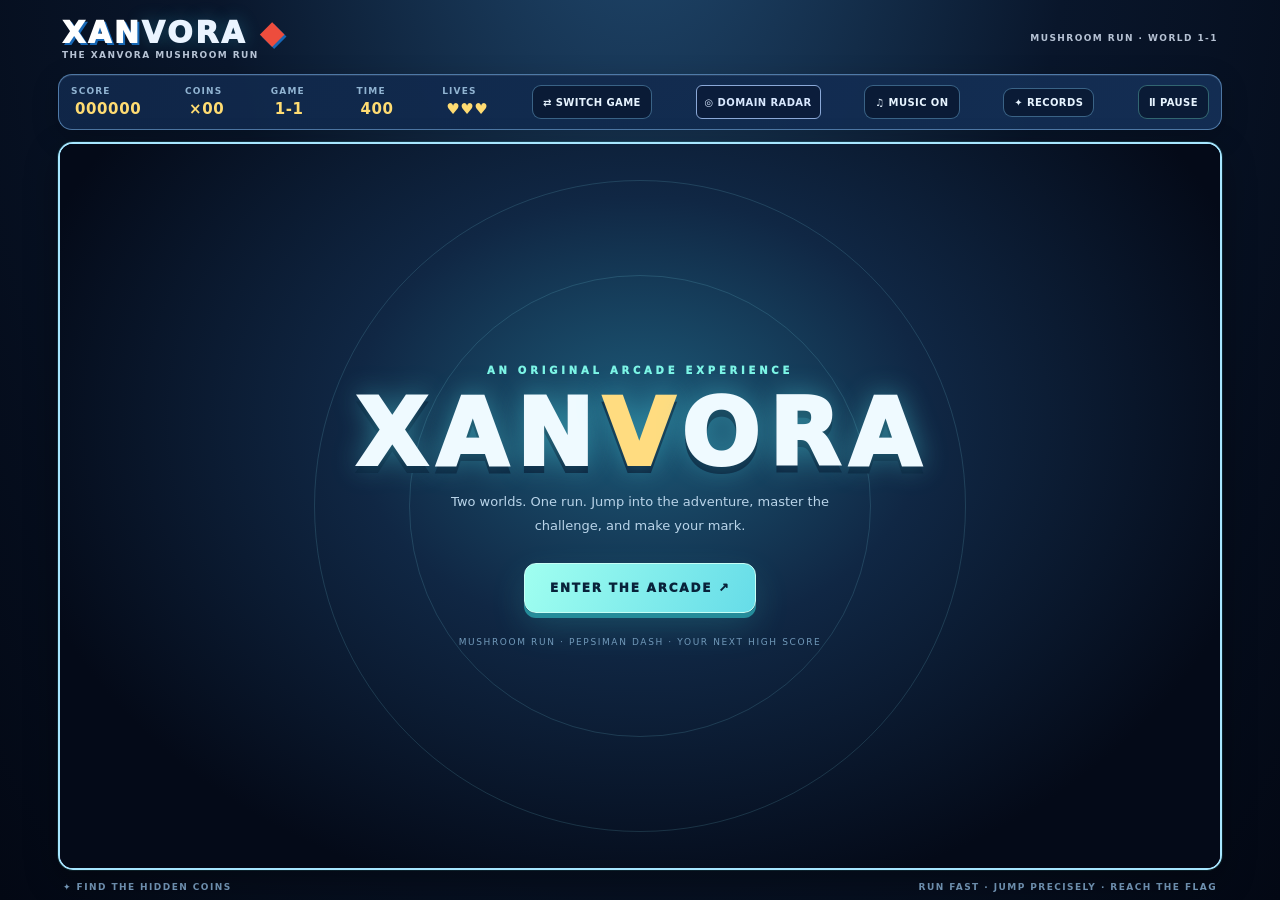
<file: index.html>
<!doctype html>
<html lang="en"><head><meta charset="utf-8"><meta name="viewport" content="width=device-width,initial-scale=1,maximum-scale=1,user-scalable=no,viewport-fit=cover"><meta name="theme-color" content="#080f2c"><title>XANVORA — MUSHROOM RUN · WORLD 1-1</title>
<style>
*{box-sizing:border-box}html,body{margin:0;width:100%;height:100%;overflow:hidden;background:#080f2c;color:#fff;font-family:system-ui,-apple-system,Segoe UI,sans-serif;user-select:none;-webkit-user-select:none}button{font:inherit;touch-action:manipulation}.shell{height:100dvh;display:flex;flex-direction:column;padding:8px;gap:7px;max-width:1200px;margin:auto}.top{display:flex;align-items:center;justify-content:space-between;gap:10px;color:#173b65;min-height:36px}.logo{font-weight:1000;letter-spacing:.12em;font-size:clamp(17px,3vw,24px);text-shadow:1px 2px #ffffff70}.logo span{color:#fff;text-shadow:2px 2px #1767b5}.sub{font-size:9px;letter-spacing:.17em;font-weight:900;opacity:.8}.hud{display:flex;justify-content:space-between;align-items:center;gap:8px;padding:8px 13px;background:#16365de8;border:2px solid #ffffff8a;border-radius:9px;box-shadow:0 3px 0 #17365c;flex-wrap:wrap}.hud div{font-weight:900;font-size:clamp(10px,2vw,14px);letter-spacing:.06em}.hud strong{color:#ffe26c;margin-left:4px}.music-toggle{border:1px solid #8ba9d8;border-radius:6px;background:#0b1d3b;color:#d9e8ff;padding:5px 8px;font-size:10px;font-weight:900;letter-spacing:.06em;touch-action:manipulation}.music-toggle:active{transform:scale(.96)}.arena{position:relative;flex:1;min-height:0;overflow:hidden;border:4px solid #f8fbff;border-radius:8px;background:#101a3b;box-shadow:0 6px 0 #070b1c;touch-action:none}canvas{display:block;width:100%;height:100%;image-rendering:pixelated;touch-action:none}.screen{position:absolute;inset:0;z-index:5;display:flex;align-items:center;justify-content:center;padding:14px;background:#15365b55}.screen.off{display:none}.panel{width:min(100%,460px);padding:clamp(18px,4vw,30px);background:#fff7dc;color:#183c66;border:4px solid #fff;border-radius:9px;box-shadow:0 7px 0 #285681,0 18px 50px #18385b55;text-align:center}.pixel{font-weight:1000;letter-spacing:.07em;text-transform:uppercase}.panel h1{font-size:clamp(32px,7vw,56px);line-height:.98;margin:10px 0;color:#ed4d3d;text-shadow:3px 3px #ffd96d}.panel p{font-size:13px;line-height:1.65;font-weight:700;color:#3d5d7b}.mainbtn{border:0;border-radius:6px;background:#f24f3d;color:white;padding:13px 20px;box-shadow:0 4px 0 #b82c2d;font-weight:1000;letter-spacing:.07em}.mainbtn:active{transform:translateY(3px);box-shadow:0 1px 0 #b82c2d}.help{font-size:10px!important;color:#5c7186!important;margin-bottom:0}.mobile{display:none;justify-content:space-between;align-items:end;position:absolute;inset:auto 12px 12px;z-index:20;pointer-events:none}.cluster{display:flex;gap:9px;pointer-events:auto;position:relative;z-index:21}.ctrl{position:relative;z-index:21;pointer-events:auto;touch-action:none;user-select:none;-webkit-user-select:none;-webkit-touch-callout:none;width:56px;height:56px;border:2px solid #ffffffc9;border-radius:15px;background:#173c67b8;color:#fff;font-size:23px;font-weight:1000;box-shadow:0 3px 0 #102b4d;touch-action:none}.ctrl.jump{width:72px;height:72px;border-radius:50%;background:#f04e40d9;font-size:12px;letter-spacing:.05em}.bottom{font-size:9px;color:#17436d;font-weight:900;display:flex;justify-content:space-between;gap:8px;padding:0 3px}@media(max-width:600px){.shell{padding:5px;gap:5px}.top{min-height:29px}.sub{font-size:7px}.hud{padding:6px 8px;gap:4px}.hud div{font-size:10px}.mobile{display:flex}.bottom{font-size:8px}.panel p{font-size:12px}}@media(orientation:landscape) and (max-height:500px){.shell{padding:4px;gap:4px}.top{min-height:25px}.hud{padding:4px 9px}.mobile{inset:auto 8px 5px}.ctrl{width:46px;height:46px}.ctrl.jump{width:58px;height:58px}.bottom{display:none}}

/* Xanvora's signature arcade controls */
.mobile{inset:auto 16px 16px}
.cluster{gap:12px}
.ctrl{width:76px;height:76px;border:3px solid #fff;border-radius:22px;background:linear-gradient(145deg,#285c91f2,#102d53f2);font-size:31px;box-shadow:0 6px 0 #0b203b,0 0 0 3px #77dfff55;display:grid;place-items:center;transition:transform .06s,filter .06s}
.ctrl:active{transform:translateY(4px) scale(.97);box-shadow:0 2px 0 #0b203b;filter:brightness(1.25)}
.ctrl.jump{width:96px;height:96px;border-radius:50%;background:linear-gradient(145deg,#ff7655,#e42e48);font-size:15px;letter-spacing:.08em;box-shadow:0 6px 0 #a51e38,0 0 0 4px #fff9,0 0 22px #ff9a4e88}
.ctrl.jump:active{box-shadow:0 2px 0 #a51e38,0 0 0 4px #fff9}

/* Keep the playfield clear: controls live in a dedicated strip below the canvas. */
@media(max-width:900px){
 .arena{display:flex;flex-direction:column}
 canvas{height:calc(100% - 112px);flex:0 0 calc(100% - 112px)}
 .mobile{position:absolute;inset:auto 18px 8px;height:94px;display:flex;align-items:center}
 .cluster{gap:16px}
 .ctrl{width:68px;height:68px}
 .ctrl.jump{width:82px;height:82px}
 .bottom{display:none}
}
@media(orientation:landscape) and (max-height:520px){
 .shell{padding:3px;gap:3px}.top{min-height:22px}.hud{padding:3px 8px;gap:4px}
 .arena{flex:1;min-height:0}
 canvas{height:calc(100% - 82px);flex-basis:calc(100% - 82px)}
 .mobile{inset:auto 12px 4px;height:72px;z-index:8;pointer-events:none}.mobile .cluster,.mobile .ctrl{pointer-events:auto;position:relative;z-index:9}
 .cluster{gap:12px}
 .ctrl{width:54px;height:54px;border-radius:16px;font-size:23px}
 .ctrl.jump{width:64px;height:64px;font-size:11px}
 .bottom{display:none}
}
/* On portrait phones, rotate the whole game into landscape. */
@media(orientation:portrait) and (max-width:900px){
 .shell{position:fixed;top:calc((100dvh - 100vw)/2);left:calc((100vw - 100dvh)/2);width:100dvh;height:100vw;max-width:none;padding:4px;gap:4px;transform:rotate(90deg);transform-origin:center}
 .top{min-height:25px}.hud{padding:4px 9px;gap:5px}
 .arena{flex:1;min-height:0}
 canvas{height:calc(100% - 82px);flex-basis:calc(100% - 82px)}
 .mobile{inset:auto 12px 4px;height:72px}
 .ctrl{width:54px;height:54px;border-radius:16px;font-size:23px}
 .ctrl.jump{width:64px;height:64px;font-size:11px}
 .bottom{display:none}
}



/* XANVORA ARCADE EXPANSION — polished panels, options and responsive HUD */

/* Premium arcade pass: clearer hierarchy, tighter controls, cinematic menu */

/* XANVORA cinematic launch + progression layer */
#introScreen{position:absolute;inset:0;z-index:22;display:flex;align-items:center;justify-content:center;overflow:hidden;padding:18px;background:radial-gradient(ellipse at 50% 38%,#1d5a78 0%,#102744 35%,#040a18 78%);color:#effaff}
#introScreen.off{display:none}
#introScreen:before,#introScreen:after{content:"";position:absolute;pointer-events:none;border:1px solid #8cefff25;border-radius:50%;width:min(78vw,650px);aspect-ratio:1;animation:introOrbit 24s linear infinite}
#introScreen:after{width:min(58vw,460px);animation-duration:17s;animation-direction:reverse}
.intro-content{position:relative;z-index:1;width:min(100%,570px);text-align:center;animation:introRise .8s cubic-bezier(.2,.8,.2,1) both}
.intro-kicker{font-size:10px;letter-spacing:.38em;font-weight:1000;color:#7df5e6}
.intro-logo{font-size:clamp(48px,10vw,92px);line-height:.95;letter-spacing:.1em;font-weight:1000;margin:15px 0 12px;text-shadow:0 0 28px #56e9f366,0 7px 0 #0a203b}
.intro-logo span{color:#ffdc80}
.intro-subtitle{max-width:390px;margin:0 auto 26px;color:#b9d4e9;font-size:13px;line-height:1.8}
.intro-cta{border:1px solid #c7fff6;background:linear-gradient(115deg,#a0fff0,#66dce8);color:#08223a;border-radius:12px;min-height:50px;padding:0 25px;font-size:12px;font-weight:1000;letter-spacing:.15em;box-shadow:0 5px 0 #258c9a,0 14px 35px #45e4e52a;cursor:pointer;transition:transform .2s,filter .2s}
.intro-cta:hover{transform:translateY(-3px);filter:brightness(1.06)}
.intro-foot{margin-top:24px;color:#7199b9;font-size:9px;letter-spacing:.18em}
#progressModal{position:absolute;inset:0;z-index:45;display:none;align-items:center;justify-content:center;padding:14px;background:#030817e8;backdrop-filter:blur(8px);overflow:auto}
#progressModal.open{display:flex;animation:veilIn .2s ease both}
.progress-card{width:min(100%,520px);max-height:92%;overflow:auto;padding:22px;border-radius:20px;background:linear-gradient(145deg,#f8fbff,#e7f0ff);color:#183657;box-shadow:0 22px 80px #0008}
.progress-card h2{margin:0 0 5px;font-size:24px}.progress-card p{margin:0 0 14px;color:#627790;font-size:12px}
.progress-stats{display:grid;grid-template-columns:repeat(2,minmax(0,1fr));gap:9px;margin:14px 0}
.progress-stat{padding:13px;border:1px solid #c9d9ed;border-radius:12px;background:#fff}
.progress-stat span{display:block;font-size:9px;font-weight:900;letter-spacing:.1em;color:#6d829a}.progress-stat strong{display:block;margin-top:5px;font-size:24px;color:#183657}
.achievement-list{display:grid;grid-template-columns:1fr 1fr;gap:8px}
.achievement{display:flex;align-items:center;gap:10px;padding:11px;border-radius:12px;background:#dce8f7;border:1px solid #c5d7ec;opacity:.58}
.achievement.unlocked{opacity:1;background:#e4faf4;border-color:#7fdcc6}
.achievement .medal{font-size:22px}.achievement strong{display:block;font-size:11px}.achievement small{display:block;margin-top:3px;font-size:9px;color:#627790;line-height:1.4}
@keyframes introRise{from{opacity:0;transform:translateY(20px) scale(.98)}to{opacity:1;transform:translateY(0) scale(1)}}
@keyframes introOrbit{from{transform:rotate(0) scale(.96)}to{transform:rotate(360deg) scale(.96)}}
@media(max-width:520px){.intro-logo{font-size:clamp(44px,13vw,68px)}.intro-subtitle{font-size:12px}.progress-card{padding:16px}.achievement-list{grid-template-columns:1fr}}
@media(prefers-reduced-motion:reduce){#introScreen:before,#introScreen:after{animation:none}}
/* Progression and mobile input polish */
.xp-track{height:8px;margin-top:2px;border-radius:99px;background:#cbd9e9;overflow:hidden}.xp-track>div{height:100%;width:0;background:linear-gradient(90deg,#35cfc5,#83aaff,#f9d67b);border-radius:inherit;transition:width .35s ease}.xp-caption{margin:7px 0 14px!important;font-size:9px!important;font-weight:900;letter-spacing:.12em;color:#607b98!important}.progress-section-title{margin:18px 0 9px;font-size:10px;letter-spacing:.16em;color:#55718f}.skin-list{display:grid;grid-template-columns:repeat(4,minmax(0,1fr));gap:8px}.skin-option{min-width:0;display:flex;flex-direction:column;align-items:center;gap:5px;padding:10px 4px;border:1px solid #b8cde2;border-radius:12px;background:#fff;color:#173657;cursor:pointer}.skin-option.equipped{border-color:#32cfc0;box-shadow:inset 0 0 0 2px #32cfc033;background:#e7fffb}.skin-option.locked{opacity:.55;cursor:not-allowed}.skin-orb{display:grid;place-items:center;width:38px;height:38px;border-radius:50%;background:radial-gradient(circle at 35% 30%,#fff,var(--skin) 45%,#16304d 100%);box-shadow:0 0 16px var(--glow);font-size:18px}.skin-option strong{font-size:8px;letter-spacing:.04em;text-align:center}.skin-option small{font-size:8px;color:#5d7590;font-weight:900;text-align:center}.ctrl{touch-action:none;-webkit-user-select:none;user-select:none;overscroll-behavior:contain}.mobile{padding-bottom:env(safe-area-inset-bottom,0px)}@media(max-width:520px){.skin-list{grid-template-columns:repeat(2,minmax(0,1fr))}.progress-card{max-height:calc(100dvh - 24px)}.progress-stats{gap:7px}.progress-stat{padding:10px}.progress-stat strong{font-size:21px}}

:root{--x-cyan:#73f7e6;--x-gold:#ffe18a;--x-ink:#071226;--x-glass:#0a1930}
body{background:radial-gradient(ellipse at 50% -20%,#214b71 0%,#09162b 48%,#030814 100%);color:#eaf5ff}
.shell{max-width:1180px;gap:12px}
.top{padding:7px 4px 2px;align-items:center}
.logo{font-size:clamp(21px,3vw,30px);font-weight:1000;letter-spacing:.09em}
.sub{letter-spacing:.16em}
.hud{display:flex;align-items:center;gap:clamp(6px,1vw,12px);padding:10px 12px;background:linear-gradient(110deg,#0d213bfa,#102b49f5 65%,#0b1b32fa);border:1px solid #82c8f34d;border-radius:14px}
.hud>div{display:flex;flex-direction:column;gap:4px;min-width:42px;font-size:9px;letter-spacing:.13em;color:#91b4d2}
.hud strong{font-size:15px;letter-spacing:.04em;color:#f5fbff}
.music-toggle,.radar-open{white-space:nowrap;min-height:34px}
.arena{position:relative;overflow:hidden;border:1px solid #83d9f4a6;border-radius:18px;background:#070e20;box-shadow:0 0 0 5px #5dd7f40a,0 24px 65px #0007,0 0 40px #1ab9d512}
.arena:after{content:"";position:absolute;inset:0;pointer-events:none;border-radius:inherit;box-shadow:inset 0 0 0 1px #ffffff12,inset 0 0 70px #03091635}
#game{display:block}
.screen{z-index:10;background:radial-gradient(ellipse at 50% 25%,#153b5bd9,#020817ed 78%);backdrop-filter:blur(7px)}
.panel{position:relative;overflow:hidden;padding:clamp(22px,4vw,38px);border:1px solid #ffffff;border-radius:24px;background:linear-gradient(155deg,#f8fcff 0%,#e8f1ff 72%,#d6e7fb 100%);box-shadow:0 1px 0 #fff,0 8px 0 #163858,0 28px 90px #0009;width:min(92%,540px)}
.panel:before{content:"";position:absolute;left:0;right:0;top:0;height:4px;background:linear-gradient(90deg,#5ee8df,#77baff,#ffdc78,#ff7a68)}
.panel h1{margin:10px 0 14px;font-size:clamp(32px,6vw,54px);line-height:.98;color:#e74454;text-shadow:3px 3px 0 #ffdf82;letter-spacing:-.055em}
.panel p{font-size:14px;line-height:1.65;max-width:410px;margin:0 auto 22px}
.pixel{letter-spacing:.2em;font-size:10px;font-weight:1000}
.mainbtn{display:inline-flex;align-items:center;justify-content:center;min-height:48px;padding:12px 20px;font-size:12px;font-weight:1000;letter-spacing:.08em;border:1px solid #ffffff70}
.help{font-size:10px!important;letter-spacing:.06em;line-height:1.8!important;margin:20px auto 0!important;color:#617995!important}
.bottom{display:flex;justify-content:space-between;gap:12px;flex-wrap:wrap;padding:0 5px;color:#7da3c6;font-size:9px;letter-spacing:.16em}
#pauseButton{border-color:#7bead85c}
.progress-btn{border:1px solid #83cfff66;border-radius:9px;background:#0a1b36;color:#e7f4ff;padding:8px 10px;font-size:10px;font-weight:900;letter-spacing:.04em;cursor:pointer}
#optionsModal,#pauseScreen{z-index:40}
#levelBanner{z-index:8}
.mobile .ctrl{box-shadow:0 5px 20px #0004}
@media(max-width:720px){
 .shell{padding:8px;gap:8px}.top{padding:4px 2px}
 .hud{gap:5px;padding:7px;border-radius:12px;flex-wrap:wrap}
 .hud>div{min-width:35px;font-size:8px}.hud strong{font-size:12px}
 .music-toggle,.radar-open{font-size:9px;padding:6px 7px;min-height:30px}
 .arena{border-radius:13px}.panel{width:min(94%,480px);padding:22px 17px;border-radius:18px}
 .panel p{font-size:12px}.bottom{font-size:8px;justify-content:center;text-align:center}
}

:root{--x-cyan:#64f5e5;--x-gold:#ffdc72;--x-panel:#0a1730}
.top{color:#e2eeff}
.logo{color:#eaf4ff;text-shadow:0 0 18px #40d9ff45}
.hud{background:linear-gradient(125deg,#102749f5,#142f55f5);border:1px solid #8bc8ff80;border-radius:14px;box-shadow:0 8px 28px #0003,inset 0 1px #ffffff16}
.hud>div{white-space:nowrap}.hud strong{color:var(--x-gold)}
.music-toggle,.radar-open,.option-btn{border:1px solid #83cfff66;border-radius:9px;background:#0a1b36;color:#e7f4ff;padding:8px 10px;font-size:10px;font-weight:900;letter-spacing:.04em;cursor:pointer;transition:transform .18s,border-color .18s,background .18s}
.music-toggle:hover,.radar-open:hover,.option-btn:hover{border-color:var(--x-cyan);background:#17375c;transform:translateY(-1px)}
.arena{border:2px solid #a7e6ff;border-radius:15px;box-shadow:0 12px 34px #0005,0 0 0 1px #64f5e522;isolation:isolate}
canvas{image-rendering:auto}
.screen{background:radial-gradient(ellipse at 50% 35%,#153e63a8,#030a1bd9);backdrop-filter:blur(5px);animation:veilIn .28s ease both}
.panel{background:linear-gradient(145deg,#f8fcff,#e1edff);border:1px solid #ffffff;border-radius:22px;box-shadow:0 16px 0 #213f65,0 30px 90px #0008;width:min(100%,520px);animation:panelIn .38s cubic-bezier(.2,.8,.2,1) both}
.panel h1{color:#ec4a52;text-shadow:3px 3px #ffdb7a;letter-spacing:-.04em}
.pixel{color:#167d98;font-size:11px}
.panel p{color:#49617d}
.mainbtn{border-radius:12px;background:linear-gradient(135deg,#ff7659,#e83a53);box-shadow:0 5px 0 #b22e42,0 8px 22px #e83a5325;min-width:180px;cursor:pointer;transition:transform .16s,filter .16s}
.mainbtn:hover{filter:brightness(1.06);transform:translateY(-2px)}
.mainbtn:active{transform:translateY(3px);box-shadow:0 2px 0 #b22e42}
@keyframes veilIn{from{opacity:0}to{opacity:1}}
@keyframes panelIn{from{opacity:0;transform:translateY(16px) scale(.97)}to{opacity:1;transform:translateY(0) scale(1)}}
@keyframes pulseGlow{0%,100%{box-shadow:0 0 0 0 #64f5e522}50%{box-shadow:0 0 0 7px #64f5e500}}
@keyframes toastIn{from{opacity:0;transform:translate(-50%,-8px)}to{opacity:1;transform:translate(-50%,0)}}
.mobile .ctrl{backdrop-filter:blur(8px);border-color:#ffffffd9}
#optionsModal,#pauseScreen{position:absolute;inset:0;z-index:30;display:none;align-items:center;justify-content:center;padding:14px;background:#030817d9;backdrop-filter:blur(8px);overflow:auto}
#optionsModal.open,#pauseScreen.open{display:flex;animation:veilIn .2s ease both}
.options-card{width:min(100%,470px);max-height:94%;overflow:auto;background:linear-gradient(145deg,#f8fbff,#e7f0ff);color:#183657;border:1px solid white;border-radius:20px;padding:22px;box-shadow:0 22px 80px #0008;animation:panelIn .25s ease both}
.options-card h2{margin:0 0 6px;font-size:24px;letter-spacing:-.04em}
.options-card p{margin:0 0 14px;color:#627790;font-size:12px;line-height:1.5}
.option-row{display:flex;align-items:center;justify-content:space-between;gap:12px;padding:12px 0;border-bottom:1px solid #cad9ed}
.option-row label{font-size:13px;font-weight:850}.option-row small{display:block;color:#6a7e97;font-size:10px;font-weight:600;margin-top:3px}
.option-select{width:155px;max-width:48%;border:1px solid #b3c8e3;border-radius:10px;background:#fff;color:#15365b;padding:9px;font:inherit;font-size:12px;font-weight:800}
.option-actions{display:flex;gap:8px;flex-wrap:wrap;margin-top:18px}
.option-actions .mainbtn{flex:1;min-width:125px}
.secondary-btn{border:1px solid #b8cbe3;border-radius:10px;background:#dce8f7;color:#234464;padding:12px 15px;font-weight:900;cursor:pointer}
.hud-tool{display:flex;gap:5px;flex-wrap:wrap;justify-content:flex-end}
#toast{position:absolute;z-index:25;top:14px;left:50%;transform:translateX(-50%);background:#071c34ed;color:#dffefa;border:1px solid #64f5e588;padding:9px 15px;border-radius:999px;font-size:11px;font-weight:900;letter-spacing:.04em;box-shadow:0 8px 28px #0005;pointer-events:none;animation:toastIn .2s ease both}
#toast.off{display:none}
#levelBanner{position:absolute;z-index:4;top:15%;left:50%;transform:translateX(-50%);text-align:center;pointer-events:none;text-shadow:0 3px 18px #000a;animation:bannerFade 2.2s ease both}
#levelBanner strong{display:block;font-size:clamp(22px,5vw,40px);letter-spacing:.12em;color:#fff}
#levelBanner span{font-size:10px;font-weight:900;letter-spacing:.24em;color:var(--x-cyan)}
@keyframes bannerFade{0%{opacity:0;transform:translate(-50%,12px)}15%,72%{opacity:1;transform:translate(-50%,0)}100%{opacity:0;transform:translate(-50%,-8px)}}
@media(max-width:720px){
 .shell{padding:5px;gap:5px}.top{min-height:25px}.logo{font-size:17px}.sub{font-size:7px}
 .hud{padding:5px 7px;gap:5px;border-radius:10px}.hud>div{font-size:9px}.music-toggle,.radar-open{padding:6px;font-size:9px}
 .panel{padding:17px;border-radius:17px}.panel h1{font-size:clamp(27px,6vw,42px)}
 .options-card{padding:16px}.option-row{padding:10px 0}
}
@media(prefers-reduced-motion:reduce){*,*::before,*::after{animation-duration:.01ms!important;animation-iteration-count:1!important;scroll-behavior:auto!important;transition-duration:.01ms!important}}

/* Xanvora direct-browser RDAP checker: no proxy or third-party backend */
.radar-open{border:1px solid #8ba9d8;border-radius:6px;background:#0b1d3b;color:#d9e8ff;padding:5px 8px;font-size:10px;font-weight:900;letter-spacing:.04em}
.radar-modal{position:fixed;inset:0;z-index:1000;display:none;align-items:center;justify-content:center;padding:14px;background:#030817df;overflow:auto}
.radar-modal.open{display:flex}
.radar-card{width:min(100%,680px);max-height:92dvh;overflow:auto;background:#f4f8ff;color:#10294b;border:2px solid #83bfff;border-radius:16px;padding:18px;box-shadow:0 20px 70px #0009;font-family:system-ui,sans-serif}
.radar-card h2{margin:0 0 5px;font-size:22px}.radar-card p{font-size:13px;line-height:1.5;color:#49617e}
.radar-field{display:block;margin:12px 0 5px;font-weight:800;font-size:12px}.radar-input{width:100%;padding:11px;border:1px solid #a9bdd6;border-radius:8px;background:#fff;color:#10294b;font:inherit}
.radar-actions{display:flex;gap:8px;flex-wrap:wrap;margin-top:12px}.radar-btn{border:0;border-radius:8px;padding:10px 13px;font-weight:900;background:#145db8;color:#fff}.radar-btn.secondary{background:#dbe6f4;color:#15375d}
.radar-summary{display:grid;grid-template-columns:repeat(3,minmax(0,1fr));gap:8px;margin:14px 0}.radar-stat{background:#e4edf9;border-radius:9px;padding:10px;text-align:center}.radar-stat strong{display:block;font-size:24px}.radar-stat span{font-size:11px}
.radar-results{font-size:12px;line-height:1.6;overflow-wrap:anywhere}.radar-results .registered{color:#a52222}.radar-results .not_found{color:#137348}.radar-results .unresolved,.radar-results .unsupported{color:#8a5b00}
@media(max-width:500px){.radar-card{padding:13px}.radar-summary{gap:5px}.radar-stat{padding:8px 4px}.radar-stat strong{font-size:20px}}
</style></head><body><main class="shell">
<header class="top"><div><div class="logo"><span>XAN</span>VORA <span style="color:#ed4d3d">◆</span></div><div class="sub">THE XANVORA MUSHROOM RUN</div></div><div class="sub" id="gameSubtitle">MUSHROOM RUN · WORLD 1-1</div></header>
<section class="hud"><div>SCORE<strong id="score">000000</strong></div><div>COINS<strong id="coins">×00</strong></div><div>GAME<strong id="worldLabel">1-1</strong></div><div>TIME<strong id="time">400</strong></div><div>LIVES<strong id="lives">♥♥♥</strong></div><button id="switchGame" class="music-toggle" aria-label="Switch game">⇄ SWITCH GAME</button><button id="openRdap" class="radar-open" type="button">◎ DOMAIN RADAR</button><button id="musicToggle" class="music-toggle" aria-label="Toggle background music">♫ MUSIC ON</button><button id="progressButton" class="progress-btn" type="button" aria-label="Achievements and records">✦ RECORDS</button><button id="pauseButton" class="music-toggle" type="button" aria-label="Pause game">Ⅱ PAUSE</button></section>
<section class="arena"><canvas id="game" aria-label="Xanvora World 1-1 platform game"></canvas>
<div class="mobile"><div class="cluster"><button class="ctrl" id="left" aria-label="Move left">◀</button><button class="ctrl" id="right" aria-label="Move right">▶</button></div><button class="ctrl jump" id="jump">JUMP</button></div>
<div id="levelTransition" class="screen off" aria-live="polite"><div class="panel"><div class="pixel">WORLD CLEAR</div><h1>LEVEL COMPLETE!</h1><p id="transitionText">Preparing the next world…</p></div></div><div id="introScreen" role="dialog" aria-label="Xanvora game introduction"><div class="intro-content"><div class="intro-kicker">AN ORIGINAL ARCADE EXPERIENCE</div><div class="intro-logo">XAN<span>V</span>ORA</div><p class="intro-subtitle">Two worlds. One run. Jump into the adventure, master the challenge, and make your mark.</p><button id="enterArcade" class="intro-cta" type="button">ENTER THE ARCADE <span aria-hidden="true">↗</span></button><div class="intro-foot">MUSHROOM RUN · PEPSIMAN DASH · YOUR NEXT HIGH SCORE</div></div></div><div class="screen" id="menu"><div class="panel"><div class="pixel">XANVORA ARCADE · CHOOSE YOUR GAME</div><h1 id="menuTitle">MUSHROOM RUN</h1><p id="menuDesc">Choose an adventure. Your two games live inside the same arcade, and you can switch between them at any time.</p><button class="mainbtn" id="start">🍄 MUSHROOM RUN</button><button class="mainbtn" id="startPepseman" style="margin:8px 0 0;background:#147fbd;box-shadow:0 4px 0 #07527f">🥤 PEPSIMAN DASH</button><p class="help" id="menuHelp">MUSHROOM RUN: ARROWS TO MOVE · HOLD JUMP FOR A HIGHER LEAP<br>PEPSIMAN DASH: DODGE OBSTACLES, JUMP AND COLLECT CANS</p></div></div>
<div class="screen off" id="dead"><div class="panel"><div class="pixel">OOPS!</div><h1>TRY AGAIN</h1><p id="deadText">You ran out of lives.</p><button class="mainbtn" id="retry">RESTART LEVEL ↻</button></div></div>
<div class="screen off" id="win"><div class="panel"><div class="pixel">LEVEL CLEAR!</div><h1>YOU DID IT!</h1><p id="winText">You reached the flag!</p><button class="mainbtn" id="again">PLAY AGAIN ↻</button></div></div>

<div id="progressModal" role="dialog" aria-modal="true" aria-labelledby="progressTitle"><section class="progress-card"><h2 id="progressTitle">YOUR ARCADE LEGACY</h2><p>Every run counts. Beat your records and unlock new milestones.</p><div class="progress-stats"><div class="progress-stat"><span>PERSONAL BEST</span><strong id="bestScore">000000</strong></div><div class="progress-stat"><span>RUNS COMPLETED</span><strong id="runsCount">0</strong></div><div class="progress-stat"><span>PROFILE LEVEL</span><strong id="profileLevel">1</strong></div><div class="progress-stat"><span>TOTAL XP</span><strong id="xpTotal">0</strong></div></div><div class="xp-track"><div id="xpBar"></div></div><div id="xpText" class="xp-caption">0 / 500 XP TO NEXT LEVEL</div><h3 class="progress-section-title">UNLOCKABLE AURAS</h3><div id="skinList" class="skin-list"></div><h3 class="progress-section-title">ACHIEVEMENTS</h3><div class="achievement-list" id="achievementList"></div><div class="option-actions"><button id="closeProgress" class="mainbtn" type="button">BACK TO GAME</button><button id="resetProgress" class="secondary-btn" type="button">RESET RECORDS</button></div></section></div><div id="toast" class="off" role="status" aria-live="polite"></div>
<div id="levelBanner" hidden><strong>WORLD 2</strong><span>THE CRYSTAL CAVERNS</span></div>
<div id="optionsModal" role="dialog" aria-modal="true" aria-labelledby="optionsTitle">
 <section class="options-card">
  <h2 id="optionsTitle">GAME OPTIONS</h2><p>Choose the feel of your run. Changes apply immediately to new attempts.</p>
  <div class="option-row"><div><label for="difficultySelect">Difficulty</label><small>Enemy pressure and time budget</small></div><select id="difficultySelect" class="option-select"><option value="easy">Explorer</option><option value="normal" selected>Arcade</option><option value="hard">Challenge</option></select></div>
  <div class="option-row"><div><label for="speedSelect">Speed profile</label><small>Movement and runner pace</small></div><select id="speedSelect" class="option-select"><option value="slow">Chill</option><option value="normal" selected>Normal</option><option value="fast">Turbo</option></select></div>
  <div class="option-row"><div><label for="soundSelect">Sound effects</label><small>Collectibles, jumps and impact sounds</small></div><select id="soundSelect" class="option-select"><option value="on" selected>On</option><option value="off">Off</option></select></div>
  <div class="option-row"><div><label for="particleSelect">Visual effects</label><small>Particles and screen feedback</small></div><select id="particleSelect" class="option-select"><option value="on" selected>On</option><option value="reduced">Reduced</option><option value="off">Off</option></select></div>
  <div class="option-row"><div><label for="controlSelect">Controls</label><small>Keyboard, touch and game buttons</small></div><select id="controlSelect" class="option-select"><option value="modern" selected>Modern</option><option value="classic">Classic</option></select></div>
  <div class="option-actions"><button id="resumeOptions" class="mainbtn" type="button">SAVE & CONTINUE</button><button id="closeOptions" class="secondary-btn" type="button">CLOSE</button></div>
 </section>
</div>
<div id="pauseScreen" role="dialog" aria-modal="true" aria-labelledby="pauseTitle">
 <section class="options-card"><h2 id="pauseTitle">PAUSED</h2><p>Your run is safely paused.</p><div class="option-actions"><button id="resumeGame" class="mainbtn" type="button">RESUME</button><button id="pauseOptions" class="secondary-btn" type="button">OPTIONS</button><button id="quitGame" class="secondary-btn" type="button">EXIT TO MENU</button></div></section>
</div>
</section><footer class="bottom"><span>✦ FIND THE HIDDEN COINS</span><span>RUN FAST · JUMP PRECISELY · REACH THE FLAG</span></footer></main>
<div id="rdapModal" class="radar-modal" role="dialog" aria-modal="true" aria-labelledby="rdapTitle">
<section class="radar-card">
<div style="display:flex;justify-content:space-between;align-items:center;gap:10px"><h2 id="rdapTitle">XANVORA · DOMAIN RADAR</h2><button id="closeRdap" class="radar-btn secondary" type="button" aria-label="Close">✕</button></div>
<p>Direct browser-to-registry RDAP checks. No proxy, API key, or third-party backend. Some registries may block browser requests; those checks are marked unresolved.</p>
<label class="radar-field" for="rdapName">Base name (without extension)</label><input class="radar-input" id="rdapName" maxlength="63" placeholder="example" autocomplete="off" spellcheck="false">
<label class="radar-field" for="rdapTlds">Extensions separated by commas (up to 100)</label><textarea class="radar-input" id="rdapTlds" rows="3" spellcheck="false">com, net, org, io, ai, si, dev, app, co, xyz</textarea>
<div class="radar-actions"><button id="runRdap" class="radar-btn" type="button">CHECK REGISTRATIONS</button><button id="clearRdap" class="radar-btn secondary" type="button">CLEAR RESULTS</button></div>
<p id="rdapStatus" role="status">Ready. RDAP checks registration data, not retail availability or domain value.</p><div id="rdapSummary" class="radar-summary" hidden></div><div id="rdapResults" class="radar-results" aria-live="polite"></div>
<p style="font-size:11px">Registered = registry returned a domain object; not found = registry returned 404 (not a guarantee of availability); unresolved = unsupported or blocked/timed out. No domain data is sent to a Xanvora server.</p>
</section></div>
<script>
(()=>{'use strict';
const $=id=>document.getElementById(id),canvas=$('game'),ctx=canvas.getContext('2d');
let W=800,H=450,dpr=1,mode='menu',gameType='mushroom',last=0,accumulator=0,cam=0,score=0,coins=0,lives=3,timeLeft=400,timerAcc=0,touch={left:false,right:false},jumpQueued=false,jumpBuffer=0,jumpHeld=false,player,solids=[],blocks=[],coinItems=[],gems=[],hazards=[],enemies=[],particles=[],flag,goalX=0,groundY=400,checkpointX=55,checkpointActive=false,runner={obstacles:[],cans:[],distance:0,speed:310,spawn:0,canSpawn:0,slide:0,flash:0},audio=null,soundOn=true,musicOn=true,musicTimer=null,musicStep=0,stompChain=0,stompTimer=0,landDust=0;
const SETTINGS={difficulty:'normal',speed:'normal',sound:'on',particles:'on',controls:'modern'};let currentLevel=1,levelTransitionTimer=0,toastTimer=0,shake=0,menuGameType='mushroom';
const PROGRESS_KEY='xanvora.arcade.progress.v1',ACHIEVEMENTS=[{id:'first_run',icon:'🎮',name:'First Run',desc:'Start your first adventure.'},{id:'coin_collector',icon:'🪙',name:'Treasure Hunter',desc:'Collect 10 coins in a run.'},{id:'world_one',icon:'🌙',name:'World One Clear',desc:'Reach the Crystal Caverns.'},{id:'champion',icon:'🏆',name:'Arcade Champion',desc:'Complete both platform worlds.'},{id:'high_score',icon:'⚡',name:'New Record',desc:'Set a personal best of 5,000+'}];
const SKINS=[{id:'default',name:'MOONLIT',icon:'🌙',unlock:0,color:'#b9eaff',glow:'#61dfff'},{id:'aurora',name:'AURORA',icon:'🌌',unlock:1000,color:'#73f7e6',glow:'#37f4cf'},{id:'solar',name:'SOLAR FLARE',icon:'☀️',unlock:3000,color:'#ffe18a',glow:'#ff9e42'},{id:'void',name:'VOID RUNNER',icon:'🌑',unlock:6000,color:'#d3a6ff',glow:'#985cff'}];
function readProgress(){try{return JSON.parse(localStorage.getItem(PROGRESS_KEY))||{best:0,runs:0,achievements:[],xp:0,unlockedSkins:['default'],equippedSkin:'default'}}catch(e){return{best:0,runs:0,achievements:[],xp:0,unlockedSkins:['default'],equippedSkin:'default'}}}
let progress=readProgress();progress.xp=Math.max(0,Number(progress.xp)||0);progress.runs=Math.max(0,Number(progress.runs)||0);progress.best=Math.max(0,Number(progress.best)||0);progress.achievements=Array.isArray(progress.achievements)?progress.achievements:[];progress.unlockedSkins=Array.isArray(progress.unlockedSkins)?progress.unlockedSkins:['default'];if(!progress.unlockedSkins.includes('default'))progress.unlockedSkins.unshift('default');if(!SKINS.some(x=>x.id===progress.equippedSkin&&progress.unlockedSkins.includes(x.id)))progress.equippedSkin='default';
function saveProgress(){try{localStorage.setItem(PROGRESS_KEY,JSON.stringify(progress))}catch(e){}}
function unlockAchievement(id){if(!progress.achievements.includes(id)){progress.achievements.push(id);saveProgress();const a=ACHIEVEMENTS.find(x=>x.id===id);if(a){toast('🏆 ACHIEVEMENT UNLOCKED · '+a.name.toUpperCase());sfx(880,.09,'triangle',.035);setTimeout(()=>sfx(1175,.14,'triangle',.035),95);if(player)burst(player.x+player.w/2,player.y+player.h/2,'#ffe18a',22)}renderProgress()}}
function grantRunXP(){const earned=Math.max(25,Math.floor(Math.max(0,score)/50));const oldLevel=Math.floor(progress.xp/500)+1;progress.xp+=earned;const newLevel=Math.floor(progress.xp/500)+1;for(const skin of SKINS){if(progress.xp>=skin.unlock&&!progress.unlockedSkins.includes(skin.id)){progress.unlockedSkins.push(skin.id);toast('✨ REWARD UNLOCKED · '+skin.name);sfx(1040,.12,'sine',.03)}}if(newLevel>oldLevel){toast('⬆ LEVEL UP · LEVEL '+newLevel);sfx(660,.1,'triangle',.035);setTimeout(()=>sfx(990,.18,'triangle',.035),110);if(player)burst(player.x+player.w/2,player.y+player.h/2,'#73f7e6',28)}return earned}
function equipSkin(id){if(!progress.unlockedSkins.includes(id)){toast('REWARD LOCKED · EARN MORE XP');return}progress.equippedSkin=id;saveProgress();renderProgress();toast('EQUIPPED · '+(SKINS.find(x=>x.id===id)?.name||'MOONLIT'))}
function renderProgress(){const best=$('bestScore'),runs=$('runsCount'),list=$('achievementList');if(!best||!list)return;best.textContent=String(progress.best||0).padStart(6,'0');runs.textContent=String(progress.runs||0);const xp=progress.xp||0,level=Math.floor(xp/500)+1,into=xp%500;const xpEl=$('xpTotal'),levelEl=$('profileLevel'),bar=$('xpBar'),xpText=$('xpText');if(xpEl)xpEl.textContent=String(xp);if(levelEl)levelEl.textContent=String(level);if(bar)bar.style.width=(into/500*100)+'%';if(xpText)xpText.textContent=into+' / 500 XP TO NEXT LEVEL';list.innerHTML=ACHIEVEMENTS.map(a=>'<div class="achievement '+(progress.achievements.includes(a.id)?'unlocked':'')+'"><span class="medal">'+a.icon+'</span><div><strong>'+a.name+'</strong><small>'+a.desc+'</small></div></div>').join('');const skins=$('skinList');if(skins)skins.innerHTML=SKINS.map(x=>{const unlocked=progress.unlockedSkins.includes(x.id),equipped=progress.equippedSkin===x.id;return '<button type="button" class="skin-option '+(unlocked?'':'locked')+' '+(equipped?'equipped':'')+'" data-skin="'+x.id+'" '+(unlocked?'':'disabled')+'><span class="skin-orb" style="--skin:'+x.color+';--glow:'+x.glow+'">'+x.icon+'</span><strong>'+x.name+'</strong><small>'+(equipped?'EQUIPPED':unlocked?'UNLOCKED':x.unlock+' XP')+'</small></button>'}).join('');skins?.querySelectorAll('[data-skin]').forEach(btn=>btn.addEventListener('click',()=>equipSkin(btn.dataset.skin)))}
function recordRun(won){progress.runs=(progress.runs||0)+1;const earned=grantRunXP();if(score>(progress.best||0)){progress.best=score;if(score>=5000)unlockAchievement('high_score')}if(coins>=10)unlockAchievement('coin_collector');if(won)unlockAchievement('champion');saveProgress();renderProgress();setTimeout(()=>toast('RUN REWARD · +'+earned+' XP'),1900)}
const FIXED_DT=1/120;
const TILE=32,LEVEL_W=3000,clamp=(v,a,b)=>Math.max(a,Math.min(b,v)),rand=(a,b)=>a+Math.random()*(b-a);
function ensureAudio(){try{audio=audio||new(window.AudioContext||window.webkitAudioContext)();if(audio.state==='suspended')audio.resume();return audio}catch(e){return null}}
function sfx(f=440,d=.08,type='square',vol=.025){if(!soundOn)return;try{const ac=ensureAudio();if(!ac)return;const o=ac.createOscillator(),g=ac.createGain();o.type=type;o.frequency.value=f;g.gain.setValueAtTime(vol,ac.currentTime);g.gain.exponentialRampToValueAtTime(.001,ac.currentTime+d);o.connect(g);g.connect(ac.destination);o.start();o.stop(ac.currentTime+d)}catch(e){}}
// Original procedural soundtrack: moonlit synth pads, glassy arpeggio and soft bass.
function musicNote(freq,dur,vol,wave='sine',when=0){if(!audio||!musicOn)return;const t=audio.currentTime+when,o=audio.createOscillator(),g=audio.createGain(),filter=audio.createBiquadFilter();o.type=wave;o.frequency.setValueAtTime(freq,t);filter.type='lowpass';filter.frequency.setValueAtTime(wave==='triangle'?1800:1100,t);g.gain.setValueAtTime(.0001,t);g.gain.linearRampToValueAtTime(vol,t+.025);g.gain.exponentialRampToValueAtTime(.0001,t+dur);o.connect(filter);filter.connect(g);g.connect(audio.destination);o.start(t);o.stop(t+dur+.02)}
function musicTick(){if(!audio||!musicOn)return;const scale=[0,3,7,10,12,15,19,22],root=146.83,step=musicStep%32;const n=scale[(step*5+Math.floor(step/4))%scale.length];if(step%4===0)musicNote(root/2,0.72,.035,'triangle');musicNote(root*Math.pow(2,n/12),.24,step%4===0?.035:.018,'sine',.015);if(step%8===2||step%8===6)musicNote(root*Math.pow(2,(n+12)/12),.38,.012,'triangle',.04);if(step%16===0){musicNote(root*Math.pow(2,7/12),1.8,.012,'sine');musicNote(root*Math.pow(2,10/12),1.6,.009,'sine',.03)}musicStep++}
function startMusic(){ensureAudio();if(!audio||!musicOn)return;if(musicTimer)clearInterval(musicTimer);musicStep=0;musicTick();musicTimer=setInterval(musicTick,220);$('musicToggle').textContent='♫ MUSIC ON'}
function toggleMusic(){musicOn=!musicOn;if(musicOn)startMusic();else{if(musicTimer)clearInterval(musicTimer);musicTimer=null;if(audio){const t=audio.currentTime;const g=audio.createGain();g.gain.setValueAtTime(.0001,t);g.connect(audio.destination)}$('musicToggle').textContent='♫ MUSIC OFF'}}
function resize(){const old=groundY;dpr=Math.min(2,window.devicePixelRatio||1);W=Math.max(300,canvas.clientWidth);H=Math.max(260,canvas.clientHeight);canvas.width=Math.round(W*dpr);canvas.height=Math.round(H*dpr);ctx.setTransform(dpr,0,0,dpr,0,0);const next=H-44,delta=next-old;if(player&&Math.abs(delta)>0){player.y+=delta;player.prevY+=delta;for(const a of solids){a.y+=delta}for(const a of blocks){a.y+=delta}for(const a of enemies){a.y+=delta}if(flag)flag.y+=delta}groundY=next;if(!player)buildLevel(false)}
new ResizeObserver(resize).observe(canvas);
function hideScreens(which){['menu','dead','win','levelTransition'].forEach(id=>$(id).classList.toggle('off',id!==which))}
function toast(message){const el=$('toast');if(!el)return;el.textContent=message;el.classList.remove('off');clearTimeout(toastTimer);toastTimer=setTimeout(()=>el.classList.add('off'),1800)}
function announceLevel(){const b=$('levelBanner');b.hidden=false;b.querySelector('strong').textContent='WORLD '+currentLevel;b.querySelector('span').textContent=currentLevel===1?'THE MOONLIT MEADOW':'THE CRYSTAL CAVERNS';b.style.animation='none';void b.offsetWidth;b.style.animation='';setTimeout(()=>{b.hidden=true},2300)}
function speedFactor(){return SETTINGS.speed==='slow'?.78:SETTINGS.speed==='fast'?1.28:1}
function difficultyProfile(){return SETTINGS.difficulty==='easy'?{lives:5,time:520,enemy:.78}:SETTINGS.difficulty==='hard'?{lives:2,time:330,enemy:1.3}:{lives:3,time:400,enemy:1}}
function openOptions(){ $('optionsModal').classList.add('open');$('difficultySelect').value=SETTINGS.difficulty;$('speedSelect').value=SETTINGS.speed;$('soundSelect').value=SETTINGS.sound;$('particleSelect').value=SETTINGS.particles;$('controlSelect').value=SETTINGS.controls; }
function addSolid(x,y,w,h,kind='ground'){solids.push({x,y,w,h,kind})}
function addBlock(x,above,kind='brick',content='coin'){blocks.push({x,y:groundY-above,w:TILE,h:TILE,kind,content,used:false,bump:0})}
function addCoin(x,above){coinItems.push({x,y:groundY-above,r:8,got:false,phase:rand(0,6)})}
function addEnemy(x){enemies.push({x,y:groundY-26,w:25,h:24,vx:-42,vy:0,alive:true,phase:rand(0,6),squash:0})}
function buildLevel(resetPlayer=true){solids=[];blocks=[];coinItems=[];gems=[];hazards=[];enemies=[];particles=[];stompChain=0;stompTimer=0;checkpointX=55;checkpointActive=false;groundY=H-44;
 // Continuous ground with deliberate pits.
 let x=0;const pits=currentLevel===1?[[470,565],[990,1085],[1580,1680],[2210,2310]]:[[330,445],[720,835],[1120,1245],[1660,1780],[2180,2315]];
 for(let i=0;i<pits.length;i++){const [a,b]=pits[i];if(a>x)addSolid(x,groundY, a-x,120,'ground');x=b}if(x<LEVEL_W)addSolid(x,groundY,LEVEL_W-x,120,'ground');
 // brick/question formations; vertical distances measured from ground.
 [ [250,64,'question'],[282,64,'brick'],[314,64,'question'],[314,96,'brick'],[346,64,'question'],
   [690,96,'brick'],[722,96,'question'],[754,96,'brick'],
   [1160,64,'question'],[1192,64,'brick'],[1224,64,'question'],[1256,64,'brick'],
   [1450,128,'brick'],[1482,128,'question'],[1514,128,'brick'],
   [1810,64,'question'],[1842,64,'question'],[1874,64,'brick'],
   [1990,96,'brick'],[2022,96,'question'],[2054,96,'brick'],
   [2450,64,'question'],[2482,64,'brick'],[2514,64,'question'] ].forEach(([bx,by,k])=>addBlock(bx,by,k));
 // Floating coin arcs.
 [[270,105],[302,105],[334,105],[710,135],[742,135],[1180,105],[1212,105],[1244,105],[1470,167],[1502,167],[1828,105],[1860,105],[2006,135],[2038,135],[2470,105],[2502,105]].forEach(([cx,cy])=>addCoin(cx,cy));
 // Pipes as solid obstacles.
 [[570,64,64],[870,96,96],[1320,64,64],[1710,96,96],[2110,64,64],[2380,64,64]].forEach(([px,h])=>addSolid(px,groundY-h,48,h,'pipe'));
 (currentLevel===1?[370,630,805,920,1270,1390,1750,1930,2150,2400,2600,2770]:[290,550,645,960,1040,1320,1480,1850,2020,2380,2510,2720,2840]).forEach(addEnemy);
 // New hazards and bonus crystals add risk/reward decisions to the route.
 [[430,1],[760,2],[945,1],[1150,2],[1540,2],[1885,1],[2075,2],[2550,2],[2690,1]].forEach(([hx,count])=>hazards.push({x:hx,y:groundY-18,w:count*24,h:18,count}));
 [[420,78],[785,118],[1115,84],[1410,120],[1645,80],[1900,82],[2180,115],[2585,82],[2720,100]].forEach(([gx,gy],i)=>gems.push({x:gx,y:groundY-gy,r:10,got:false,phase:i*.8}));
 goalX=LEVEL_W-125;flag={x:goalX,y:groundY-230};checkpointX=currentLevel===1?1500:1350;
 if(resetPlayer){player={x:55,y:groundY-40,prevY:groundY-40,w:23,h:31,vx:0,vy:0,onGround:false,coyote:0.12,face:1,invuln:0,dead:false};cam=0}
}
function start(){const profile=difficultyProfile();unlockAchievement('first_run');score=0;coins=0;lives=profile.lives;timeLeft=profile.time;timerAcc=0;accumulator=0;jumpQueued=false;jumpBuffer=0;jumpHeld=false;touch.left=touch.right=false;if(gameType==='pepseman'){runner={obstacles:[],cans:[],distance:0,speed:310*speedFactor(),spawn:.65,canSpawn:.9,slide:0,flash:0};player={x:Math.min(150,W*.23),y:groundY-42,prevY:groundY-42,w:28,h:40,vy:0,onGround:true,invuln:0,face:1};cam=0;$('worldLabel').textContent='DASH';$('gameSubtitle').textContent='PEPSIMAN DASH · ENDLESS RUN';}else{buildLevel(true);$('worldLabel').textContent=currentLevel===1?'1-1':'2-1';$('gameSubtitle').textContent='MUSHROOM RUN · WORLD '+currentLevel+'-1';}mode='play';hideScreens(null);updateHud();startMusic();sfx(660,.12)}
function updateHud(){$('score').textContent=String(score).padStart(6,'0');$('coins').textContent='×'+String(coins).padStart(2,'0');$('lives').textContent='♥'.repeat(lives);$('time').textContent=Math.max(0,Math.ceil(timeLeft))}
function burst(x,y,color,n=8){if(SETTINGS.particles==='off')return;if(SETTINGS.particles==='reduced')n=Math.max(2,Math.ceil(n*.35));for(let i=0;i<n;i++){const a=rand(0,Math.PI*2),s=rand(35,150);particles.push({x,y,vx:Math.cos(a)*s,vy:Math.sin(a)*s,life:rand(.2,.55),max:.55,color,size:rand(2,4)})}}
function getRects(){return [...solids,...blocks.map(b=>({x:b.x,y:b.y-(b.bump>0?Math.sin(b.bump*Math.PI)*7:0),w:b.w,h:b.h,ref:b,kind:b.kind}))]}
function overlap(a,b){return a.x<b.x+b.w&&a.x+a.w>b.x&&a.y<b.y+b.h&&a.y+a.h>b.y}
function die(){if(player.invuln>0)return;lives--;updateHud();sfx(140,.22,'sawtooth',.04);if(lives<=0){recordRun(false);mode='dead';$('deadText').textContent='Score '+String(score).padStart(6,'0')+' · Coins '+coins+'. Give it another go!';hideScreens('dead');return}player.x=checkpointActive?checkpointX:Math.max(35,player.x-90);player.y=groundY-player.h-1;player.prevY=player.y;player.vx=0;player.vy=0;player.onGround=true;player.coyote=.12;player.invuln=1.7;jumpQueued=false;jumpBuffer=0;cam=clamp(player.x-W*.32,0,LEVEL_W-W)}
function collectCoin(c){if(c.got)return;c.got=true;coins++;score+=200;burst(c.x,c.y,'#ffe46b',7);sfx(920,.07,'square',.02);updateHud()}
function collectGem(g){if(g.got)return;g.got=true;score+=750;burst(g.x,g.y,'#62f4e4',12);sfx(1120,.14,'triangle',.035);updateHud()}
function bumpBlock(b){if(b.used&&b.kind==='question')return;b.bump=1;if(b.content==='coin'){score+=200;coins++;burst(b.x+16,b.y-10,'#ffe46b',8);sfx(900,.08)}else if(b.content==='mushroom'){score+=1000;burst(b.x+16,b.y-8,'#ff795f',8);sfx(600,.12)}if(b.kind==='question')b.used=true;updateHud()}
function update(dt){if(mode==='transition'){levelTransitionTimer-=dt;if(levelTransitionTimer<=0){buildLevel(true);timeLeft=difficultyProfile().time;timerAcc=0;cam=0;$('worldLabel').textContent='2-1';$('gameSubtitle').textContent='MUSHROOM RUN · WORLD 2-1';mode='play';hideScreens(null);announceLevel();toast('WORLD 2 UNLOCKED');}return;}if(mode!=='play')return;if(gameType==='pepseman'){updatePepseman(dt);return;}timerAcc+=dt;if(timerAcc>=1){const dec=Math.floor(timerAcc);timerAcc-=dec;timeLeft-=dec;updateHud();if(timeLeft<=0){die();return}}
const p=player;p.prevY=p.y;p.invuln=Math.max(0,p.invuln-dt);if(p.onGround)p.coyote=.12;else p.coyote=Math.max(0,(p.coyote||0)-dt);
const left=touch.left,right=touch.right;
const factor=speedFactor(),profile=difficultyProfile();const accel=(p.onGround?2300:1250)*factor,maxSpeed=245*factor;if(left){p.vx-=accel*dt;p.face=-1}else if(right){p.vx+=accel*dt;p.face=1}else p.vx*=Math.pow(p.onGround?.00025:.32,dt);
p.vx=clamp(p.vx,-maxSpeed,maxSpeed);
if(jumpQueued)jumpBuffer=.16;if(jumpBuffer>0&&(p.onGround||p.coyote>0)){p.vy=-650;p.onGround=false;p.coyote=0;jumpBuffer=0;sfx(520,.10,'square',.03)}else jumpBuffer=Math.max(0,jumpBuffer-dt);jumpQueued=false
// Variable-height jump: holding JUMP gives a higher arc; releasing it creates a quick hop.
const gravity=(p.vy<0&&jumpHeld)?1120:((p.vy<0)?2200:1720);
p.vy=Math.min(900,p.vy+gravity*dt);
// X collision
p.x+=p.vx*dt;let rects=getRects();for(const r of rects){if(overlap(p,r)){if(p.vx>0)p.x=r.x-p.w;else if(p.vx<0)p.x=r.x+r.w;p.vx=0}}
p.x=clamp(p.x,0,LEVEL_W-p.w);
// Y collision
p.y+=p.vy*dt;p.onGround=false;rects=getRects();for(const r of rects){if(overlap(p,r)){if(p.vy>0){p.y=r.y-p.h;p.vy=0;p.onGround=true;landDust=.12;burst(p.x+p.w/2,p.y+p.h,'#b6c8c9',3)}else if(p.vy<0){p.y=r.y+r.h;p.vy=0;if(r.ref)bumpBlock(r.ref)}}}
for(const b of blocks)b.bump=Math.max(0,b.bump-dt*4);
for(const c of coinItems){c.phase+=dt*4;if(!c.got&&overlap({x:p.x-5,y:p.y-5,w:p.w+10,h:p.h+10},{x:c.x-c.r,y:c.y-c.r,w:c.r*2,h:c.r*2}))collectCoin(c)}
for(const g of gems){g.phase+=dt*3;if(!g.got&&overlap({x:p.x-5,y:p.y-5,w:p.w+10,h:p.h+10},{x:g.x-g.r,y:g.y-g.r,w:g.r*2,h:g.r*2}))collectGem(g)}
for(const h of hazards){/* Narrow hitbox follows the spike tips, not the full decorative base. */if(overlap(p,{x:h.x+3,y:h.y+5,w:h.w-6,h:h.h-5})){if(p.invuln<=0)die();break}}
for(const e of enemies){if(!e.alive)continue;e.phase+=dt*5;const enemyRects=getRects();
 // Resolve enemy movement on each axis independently to prevent wall/ceiling jitter.
 e.x+=e.vx*profile.enemy*dt;for(const r of enemyRects){if(overlap(e,r)){if(e.vx>0)e.x=r.x-e.w;else e.x=r.x+r.w;e.vx*=-1}}
 e.vy=Math.min(700,e.vy+1400*dt);e.y+=e.vy*dt;for(const r of enemyRects){if(overlap(e,r)){if(e.vy>0){e.y=r.y-e.h;e.vy=0}else if(e.vy<0){e.y=r.y+r.h;e.vy=0}}}
 // Turn around at unsupported edges instead of walking straight into pits.
 if(e.vy===0){const footX=e.vx>0?e.x+e.w+3:e.x-3;const supported=enemyRects.some(r=>footX>=r.x&&footX<=r.x+r.w&&Math.abs((e.y+e.h)-r.y)<3);if(!supported)e.vx*=-1}
 if(overlap(p,e)){const prevBottom=p.prevY+p.h;if(p.vy>80&&prevBottom<=e.y+9){e.alive=false;p.vy=-405;stompChain=stompTimer>0?stompChain+1:1;stompTimer=1.25;const bonus=500*stompChain;score+=bonus;burst(e.x+e.w/2,e.y+e.h/2,'#ff8a54',9+Math.min(stompChain,5));sfx(240+stompChain*65,.09,'square',.03);updateHud()}else if(p.invuln<=0)die()}
}
if(p.y>H+130)die();
stompTimer=Math.max(0,stompTimer-dt);if(stompTimer<=0)stompChain=0;landDust=Math.max(0,landDust-dt);
for(const a of particles){a.x+=a.vx*dt;a.y+=a.vy*dt;a.vy+=260*dt;a.life-=dt}particles=particles.filter(a=>a.life>0);
cam=clamp(p.x-W*.34,0,LEVEL_W-W);
if(!checkpointActive&&p.x+p.w>=checkpointX){checkpointActive=true;score+=500;burst(checkpointX,groundY-34,'#72f4dc',14);sfx(760,.16,'triangle',.035);updateHud()}
if(p.x+p.w>=goalX){if(currentLevel===1){score+=Math.max(0,timeLeft)*10;currentLevel=2;unlockAchievement('world_one');mode='transition';levelTransitionTimer=2.0;$('transitionText').textContent='World 1 cleared! World 2 introduces tighter jumps, new hazards and a fresh route.';hideScreens('levelTransition');burst(p.x,p.y,'#64f5e5',24);sfx(780,.3,'triangle',.04);return;}mode='win';score+=Math.max(0,timeLeft)*10;recordRun(true);updateHud();$('winText').textContent='Final score '+String(score).padStart(6,'0')+' · Coins '+coins+' · You cleared both worlds!';hideScreens('win');sfx(780,.3,'triangle',.04)}
}

// PEPSEMAN DASH: a separate endless-runner mode with original canvas-drawn art.
function updatePepseman(dt){
 const p=player;runner.distance+=runner.speed*dt;runner.speed=Math.min(560*speedFactor(),310*speedFactor()+runner.distance*.018);runner.flash=Math.max(0,runner.flash-dt);runner.slide=Math.max(0,runner.slide-dt);
 p.prevY=p.y;p.invuln=Math.max(0,p.invuln-dt);
 if(jumpQueued){jumpBuffer=.14;jumpQueued=false}
 if(jumpBuffer>0&&p.onGround){p.vy=-610;p.onGround=false;jumpBuffer=0;sfx(560,.08,'triangle',.025)}else jumpBuffer=Math.max(0,jumpBuffer-dt);
 p.vy=Math.min(950,p.vy+1550*dt);p.y+=p.vy*dt;
 if(p.y>=groundY-p.h){p.y=groundY-p.h;p.vy=0;p.onGround=true}else p.onGround=false;
 if(touch.left)runner.slide=Math.max(runner.slide,.32);
 p.x=clamp(p.x+(touch.right?210:touch.left?-70:0)*dt,70,Math.min(W*.42,250));
 runner.spawn-=dt;runner.canSpawn-=dt;
 if(runner.spawn<=0){const type=Math.random()<.32?'barrier':Math.random()<.5?'cone':'gap';const h=type==='barrier'?52:type==='cone'?38:0;runner.obstacles.push({x:W+35,type,w:type==='barrier'?35:type==='cone'?34:75,h,y:groundY-h,passed:false});runner.spawn=rand(.85,1.45)*Math.max(.62,360/runner.speed)*(SETTINGS.difficulty==='hard'?.82:SETTINGS.difficulty==='easy'?1.18:1)}
 if(runner.canSpawn<=0){runner.cans.push({x:W+25,y:groundY-rand(70,150),r:11,got:false,phase:rand(0,6)});runner.canSpawn=rand(.7,1.25)}
 for(const o of runner.obstacles)o.x-=runner.speed*dt;
 for(const can of runner.cans){can.x-=runner.speed*dt;can.phase+=dt*5;if(!can.got&&overlap(p,{x:can.x-10,y:can.y-12,w:20,h:24})){can.got=true;coins++;score+=250;burst(can.x,can.y,'#8de8ff',9);sfx(960,.07,'sine',.025);updateHud()}}
 runner.obstacles=runner.obstacles.filter(o=>o.x+o.w>-30);runner.cans=runner.cans.filter(a=>!a.got&&a.x>-30);
 for(const o of runner.obstacles){if(o.passed||o.type==='gap')continue;const hitH=runner.slide>0?22:p.h;const hitY=runner.slide>0?p.y+p.h-22:p.y;if(overlap({x:p.x+4,y:hitY,w:p.w-8,h:hitH},{x:o.x+3,y:o.y+4,w:o.w-6,h:Math.max(8,o.h-4)})){if(p.invuln<=0){lives--;updateHud();sfx(120,.22,'sawtooth',.04);runner.flash=.25;if(lives<=0&&mode!=='dead'){mode='dead';recordRun(false);$('deadText').textContent='Distance '+Math.floor(runner.distance/10)+' m · Cans '+coins+' · Score '+score;hideScreens('dead')}else{p.invuln=1.2;o.passed=true;score=Math.max(0,score-100)}}}}
 for(const o of runner.obstacles){if(o.type==='gap'&&p.onGround&&p.x+p.w>o.x+5&&p.x<o.x+o.w-5&&p.invuln<=0){lives--;updateHud();p.invuln=1.2;p.vy=-220;if(lives<=0&&mode!=='dead'){mode='dead';recordRun(false);$('deadText').textContent='Distance '+Math.floor(runner.distance/10)+' m · Cans '+coins+' · Score '+score;hideScreens('dead')}}}
 score=Math.max(score,Math.floor(runner.distance/10)+coins*250);$('score').textContent=String(score).padStart(6,'0');$('coins').textContent='×'+String(coins).padStart(2,'0');$('time').textContent=Math.floor(runner.distance/10)+'m';$('lives').textContent='♥'.repeat(lives)||'—';
}
function drawPepseman(){
 ctx.setTransform(dpr,0,0,dpr,0,0);ctx.clearRect(0,0,W,H);ctx.imageSmoothingEnabled=false;
 const sky=ctx.createLinearGradient(0,0,0,H);sky.addColorStop(0,'#53c7f3');sky.addColorStop(.68,'#b7edff');sky.addColorStop(1,'#f3fcff');ctx.fillStyle=sky;ctx.fillRect(0,0,W,H);
 ctx.fillStyle='#fff9';for(let i=0;i<5;i++){let x=((i*190-runner.distance*1.7)%(W+100)+(W+100))%(W+100)-30;ctx.beginPath();ctx.arc(x,55+i%2*38,17,0,Math.PI*2);ctx.arc(x+18,51+i%2*38,22,0,Math.PI*2);ctx.arc(x+40,58+i%2*38,15,0,Math.PI*2);ctx.fill()}
 for(let i=0;i<9;i++){let x=((i*105-runner.distance*2.7)%(W+50)+(W+50))%(W+50)-20;ctx.fillStyle=i%2?'#8bc8b1':'#73b6a4';ctx.fillRect(x,groundY-80-(i%3)*18,5,80+(i%3)*18);ctx.fillRect(x-9,groundY-65-(i%3)*18,23,5)}
 ctx.fillStyle='#343f56';ctx.fillRect(0,groundY,W,H-groundY);ctx.fillStyle='#f8f5e8';ctx.fillRect(0,groundY,W,7);
 for(let x=-((runner.distance*2)%70);x<W;x+=70){ctx.fillStyle='#f9d44d';ctx.fillRect(x,groundY+28,34,5)}
 for(let i=0;i<4;i++){const x=((i*270-runner.distance*1.2)%(W+100)+(W+100))%(W+100)-30;ctx.fillStyle='#eafaff';ctx.fillRect(x,groundY-110,42,35);ctx.fillStyle='#1989c3';ctx.fillRect(x+5,groundY-103,32,5);ctx.fillRect(x+5,groundY-92,24,4);ctx.fillStyle='#596c7a';ctx.fillRect(x+18,groundY-75,5,75)}
 for(const o of runner.obstacles){if(o.type==='gap'){ctx.fillStyle='#101c31';ctx.fillRect(o.x,groundY,o.w,H-groundY);ctx.fillStyle='#f4c94e';ctx.fillRect(o.x,groundY,o.w,5)}else if(o.type==='barrier'){ctx.fillStyle='#ef514c';ctx.fillRect(o.x,o.y,o.w,o.h);ctx.fillStyle='#fff';for(let y=o.y+7;y<o.y+o.h;y+=19)ctx.fillRect(o.x,y,o.w,7);ctx.fillStyle='#f3b448';ctx.fillRect(o.x-5,groundY-7,o.w+10,7)}else{ctx.fillStyle='#f4a62e';ctx.beginPath();ctx.moveTo(o.x,o.y+o.h);ctx.lineTo(o.x+o.w/2,o.y);ctx.lineTo(o.x+o.w,o.y+o.h);ctx.closePath();ctx.fill();ctx.fillStyle='#fff';ctx.fillRect(o.x+o.w/2-3,o.y+14,6,10)}}
 // Generic collectible soda cans; original art, no official logo or game assets.
 for(const a of runner.cans){if(a.got)continue;const bob=Math.sin(a.phase)*4;ctx.save();ctx.translate(a.x,a.y+bob);ctx.shadowColor='#fff';ctx.shadowBlur=9;ctx.fillStyle='#e83d4d';ctx.fillRect(-8,-12,16,24);ctx.fillStyle='#fff';ctx.fillRect(-8,-8,16,5);ctx.fillRect(-8,5,16,4);ctx.fillStyle='#9deaff';ctx.fillRect(-5,-15,10,3);ctx.fillStyle='#9e2437';ctx.fillRect(-8,-12,3,24);ctx.restore()}
 const p=player,slide=runner.slide>0;ctx.save();if(p.invuln>0&&Math.floor(performance.now()/80)%2===0)ctx.globalAlpha=.35;
 const px=p.x,py=slide?p.y+18:p.y;ctx.strokeStyle='#fff';ctx.lineWidth=3;ctx.globalAlpha*=.7;for(let i=0;i<3;i++){ctx.beginPath();ctx.moveTo(px-16-i*7,py+15+i*5);ctx.lineTo(px-29-i*7,py+15+i*5);ctx.stroke()}ctx.globalAlpha=p.invuln>0?.6:1;
 ctx.strokeStyle='#164f81';ctx.lineWidth=7;ctx.lineCap='round';ctx.beginPath();ctx.moveTo(px+10,py+26);ctx.lineTo(px+4+Math.sin(runner.distance*.12)*5,py+37);ctx.moveTo(px+23,py+26);ctx.lineTo(px+30-Math.sin(runner.distance*.12)*5,py+37);ctx.stroke();
 ctx.fillStyle='#d8e7ee';ctx.fillRect(px+3,py+8,26,25);ctx.fillStyle='#f7fbff';ctx.fillRect(px+7,py+10,18,19);ctx.fillStyle='#147db6';ctx.fillRect(px+5,py+18,22,8);ctx.fillStyle='#fff';ctx.fillRect(px+9,py+19,14,5);
 ctx.fillStyle='#c9d9e3';ctx.beginPath();ctx.ellipse(px+16,py+7,14,13,0,0,Math.PI*2);ctx.fill();ctx.fillStyle='#f8fcff';ctx.beginPath();ctx.ellipse(px+16,py+6,10,9,0,0,Math.PI*2);ctx.fill();ctx.fillStyle='#0d3152';ctx.fillRect(px+19,py+3,3,4);ctx.fillRect(px+25,py+3,2,4);ctx.fillStyle='#f34a50';ctx.fillRect(px+8,py-5,17,5);ctx.fillRect(px+11,py-8,11,4);ctx.fillStyle='#164f81';ctx.fillRect(px+1,py+35,13,5);ctx.fillRect(px+23,py+35,13,5);ctx.restore();
 ctx.fillStyle='#123b5866';ctx.fillRect(12,12,W-24,5);ctx.fillStyle='#fff';ctx.fillRect(12,12,((runner.distance%5000)/5000)*(W-24),5);
 ctx.fillStyle='#123b58';ctx.font='900 12px system-ui';ctx.fillText('DISTANCE '+Math.floor(runner.distance/10)+' m',14,34);ctx.fillText('SPEED '+Math.floor(runner.speed),14,50);
}

function cloud(x,y,s=1){ctx.fillStyle='#1b2850';ctx.fillRect(x,y,42*s,14*s);ctx.fillRect(x+9*s,y-9*s,18*s,17*s);ctx.fillRect(x+25*s,y-5*s,20*s,14*s);ctx.fillStyle='#334477';ctx.fillRect(x+4*s,y+11*s,35*s,3*s)}
// Four-frame, original pixel-art character sprite sheet (idle, run A, run B, jump).
const heroSheet=document.createElement('canvas');heroSheet.width=128;heroSheet.height=40;
const hs=heroSheet.getContext('2d');
function makeHeroFrame(frame){
 const ox=frame*32,px=(x,y,w,h,color)=>{hs.fillStyle=color;hs.fillRect(ox+x,y,w,h)};
 // backpack and body
 px(4,13,5,12,'#d95a3f');px(8,14,16,14,'#273f6a');px(10,17,12,9,'#426aa0');
 px(11,18,3,3,'#f4c34e');px(17,18,3,3,'#f4c34e');
 // face, hair and cap
 px(8,5,16,14,'#6c3b36');px(9,7,13,10,'#f5c99d');px(18,9,4,4,'#fff');px(20,10,2,3,'#233754');
 px(12,14,8,2,'#5b332d');
 px(6,2,20,6,'#087d7d');px(9,0,14,5,'#25c6b2');px(10,1,8,2,'#73f0d8');
 px(16,2,5,4,'#f9d65c');px(17,2,2,2,'#fff4ad');
 // scarf
 px(7,17,17,4,'#ff704e');px(7,18,12,2,'#ffb24d');
 if(frame===3){px(5,25,7,4,'#a64b35');px(17,25,7,4,'#a64b35');px(5,27,5,2,'#f5b45e');px(18,27,5,2,'#f5b45e');}
 else {const shift=frame===1?2:frame===2?-2:0;px(7+shift,27,7,5,'#a64b35');px(18-shift,27,7,5,'#a64b35');px(8+shift,28,5,2,'#f5b45e');px(19-shift,28,5,2,'#f5b45e');}
 px(3,30,25,3,'#17304f');
}
for(let frame=0;frame<4;frame++)makeHeroFrame(frame);
function heroFrame(){if(!player)return 0;if(!player.onGround)return 3;if(Math.abs(player.vx)>25)return Math.floor(performance.now()/115)%2+1;return 0}
function drawBlock(x,y,kind,used=false){if(kind==='question'){ctx.fillStyle=used?'#b68a43':'#ffcc42';ctx.fillRect(x,y,32,32);ctx.fillStyle=used?'#d2aa65':'#fff08a';ctx.fillRect(x+3,y+3,26,4);ctx.fillRect(x+3,y+3,4,26);ctx.fillStyle=used?'#8e6c3c':'#d98124';ctx.fillRect(x+3,y+28,29,4);ctx.fillRect(x+28,y+3,4,29);if(!used){ctx.fillStyle='#fff8cc';ctx.font='bold 24px monospace';ctx.textAlign='center';ctx.fillText('?',x+16,y+24);ctx.textAlign='start'}}else{ctx.fillStyle='#b85b38';ctx.fillRect(x,y,32,32);ctx.fillStyle='#f5a05c';ctx.fillRect(x+2,y+2,28,4);ctx.fillStyle='#783e36';ctx.fillRect(x,y+15,32,3);ctx.fillRect(x+14,y,3,15);ctx.fillRect(x+7,y+18,3,14);ctx.fillRect(x+25,y+18,3,14);ctx.fillStyle='#d9824c';ctx.fillRect(x+3,y+5,10,7);ctx.fillRect(x+18,y+19,5,7)}}
function draw(){if(gameType==='pepseman'){drawPepseman();return;}ctx.setTransform(dpr,0,0,dpr,0,0);ctx.clearRect(0,0,W,H);ctx.imageSmoothingEnabled=false;const sky=ctx.createLinearGradient(0,0,0,H);sky.addColorStop(0,'#070d25');sky.addColorStop(.58,'#17254d');sky.addColorStop(1,'#35406b');ctx.fillStyle=sky;ctx.fillRect(0,0,W,H);ctx.save();ctx.globalAlpha=.18;ctx.fillStyle='#b9d8ff';ctx.beginPath();ctx.arc(W*.79,H*.19,42,0,Math.PI*2);ctx.fill();ctx.restore();ctx.fillStyle='#f4f0c8';ctx.beginPath();ctx.arc(W*.79,H*.19,25,0,Math.PI*2);ctx.fill();ctx.fillStyle='#c9d6ed';ctx.beginPath();ctx.arc(W*.79+9,H*.19-6,22,0,Math.PI*2);ctx.fill();ctx.fillStyle='#f9f3d6';for(let i=0;i<75;i++){const sx=((i*127+31)%(W-12))+6,sy=((i*71+17)%(Math.max(80,H*.72)));const r=i%9===0?2:1;ctx.globalAlpha=.45+((i*13)%50)/100;ctx.fillRect(sx,sy,r,r);if(i%13===0){ctx.fillRect(sx-3,sy,7,1);ctx.fillRect(sx,sy-3,1,7)}}ctx.globalAlpha=1;
 // distant hills and clouds scroll at parallax speed
 for(let i=0;i<8;i++){const x=((i*230-cam*.22)%(W+260)+(W+260))%(W+260)-80,y=H-140-(i%3)*22;ctx.fillStyle=i%2?'#172f4b':'#20385a';ctx.beginPath();ctx.moveTo(x-65,H);ctx.lineTo(x+65,y);ctx.lineTo(x+190,H);ctx.closePath();ctx.fill();ctx.fillStyle='#527b86';ctx.fillRect(x+43,y+25,14,5);ctx.fillRect(x+62,y+9,5,15)}
 for(let i=0;i<5;i++){const x=((i*230-cam*.12)%(W+200)+(W+200))%(W+200)-50;cloud(x,58+(i%3)*38,.7+(i%2)*.22)}
 ctx.save();ctx.translate(-Math.floor(cam),0);
 // distant small decorations
 for(let x=70;x<LEVEL_W;x+=205){ctx.fillStyle='#244f57';ctx.fillRect(x,groundY-23,5,23);ctx.fillRect(x-6,groundY-17,17,5)}
 // pits are sky below level; ground slabs are tile-patterned
 for(const s of solids){if(s.kind==='ground'){ctx.fillStyle='#67445a';ctx.fillRect(s.x,s.y,s.w,s.h);ctx.fillStyle='#4b9271';ctx.fillRect(s.x,s.y,s.w,8);for(let tx=Math.floor(s.x/32)*32;tx<s.x+s.w;tx+=32){ctx.fillStyle='#3d725f';ctx.fillRect(tx,s.y,30,5);ctx.fillStyle='#493248';ctx.fillRect(tx,s.y+10,32,2);ctx.fillStyle='#926078';ctx.fillRect(tx+3,s.y+15,5,5);ctx.fillRect(tx+20,s.y+25,7,5);ctx.fillStyle='#8c482f';ctx.fillRect(tx+15,s.y+8,2,8)}}else if(s.kind==='pipe'){ctx.fillStyle='#12533f';ctx.fillRect(s.x,s.y+8,s.w,s.h);ctx.fillStyle='#38a879';ctx.fillRect(s.x+5,s.y+10,7,s.h-10);ctx.fillStyle='#073b38';ctx.fillRect(s.x+s.w-7,s.y+10,7,s.h-10);ctx.fillStyle='#1d8b63';ctx.fillRect(s.x-5,s.y,s.w+10,18);ctx.fillStyle='#72e4b2';ctx.fillRect(s.x,s.y+3,s.w,5);ctx.fillStyle='#087031';ctx.fillRect(s.x-5,s.y+15,s.w+10,4)}}
 for(const b of blocks)drawBlock(b.x,b.y-(b.bump>0?Math.sin(b.bump*Math.PI)*7:0),b.kind,b.used);
 for(const c of coinItems){if(c.got)continue;const w=6+Math.abs(Math.sin(c.phase))*5;ctx.save();ctx.shadowColor='#ffe66b';ctx.shadowBlur=15;ctx.fillStyle='#c67c1d';ctx.fillRect(c.x-w/2,c.y-10,w,20);ctx.fillStyle='#ffe96b';ctx.fillRect(c.x-w/2+2,c.y-8,Math.max(2,w-4),16);ctx.fillStyle='#fff9bd';ctx.fillRect(c.x-1,c.y-6,2,7);ctx.restore()}
 // Cyan crystals are worth more than coins and sparkle as optional rewards.
 for(const g of gems){if(g.got)continue;const bob=Math.sin(g.phase)*3;ctx.save();ctx.translate(g.x,g.y+bob);ctx.shadowColor='#5dfff0';ctx.shadowBlur=16;ctx.fillStyle='#1c9fb0';ctx.beginPath();ctx.moveTo(0,-12);ctx.lineTo(9,-2);ctx.lineTo(5,10);ctx.lineTo(-5,10);ctx.lineTo(-9,-2);ctx.closePath();ctx.fill();ctx.fillStyle='#8cfff1';ctx.beginPath();ctx.moveTo(0,-9);ctx.lineTo(3,-1);ctx.lineTo(-2,5);ctx.lineTo(-5,-2);ctx.closePath();ctx.fill();ctx.restore()}
 // Clearly readable spike traps, placed on safe ground between other challenges.
 for(const h of hazards){ctx.fillStyle='#b8c9dc';for(let i=0;i<h.count;i++){const sx=h.x+i*24;ctx.beginPath();ctx.moveTo(sx,h.y+h.h);ctx.lineTo(sx+12,h.y);ctx.lineTo(sx+24,h.y+h.h);ctx.closePath();ctx.fill();ctx.fillStyle='#fff';ctx.fillRect(sx+10,h.y+5,3,7);ctx.fillStyle='#b8c9dc'}ctx.fillStyle='#6b7e9b';ctx.fillRect(h.x,h.y+h.h-3,h.w,3)}
 for(const e of enemies){if(!e.alive)continue;ctx.fillStyle='#8e3f29';ctx.fillRect(e.x,e.y+e.h-5,e.w,5);ctx.fillStyle='#c86b42';ctx.fillRect(e.x+2,e.y+5,e.w-4,e.h-8);ctx.fillStyle='#ef9a5d';ctx.fillRect(e.x+5,e.y+2,e.w-10,7);ctx.fillStyle='#fff';ctx.fillRect(e.x+5,e.y+9,5,6);ctx.fillRect(e.x+15,e.y+9,5,6);ctx.fillStyle='#26334a';ctx.fillRect(e.x+7,e.y+11,3,4);ctx.fillRect(e.x+17,e.y+11,3,4);ctx.fillStyle='#613a32';ctx.fillRect(e.x,e.y+e.h-3,9,4);ctx.fillRect(e.x+e.w-9,e.y+e.h-3,9,4)}
 // Mid-level checkpoint beacon: cyan when activated, amber before activation.
 ctx.fillStyle=checkpointActive?'#75f5df':'#a8b8d6';ctx.fillRect(checkpointX,groundY-54,4,54);ctx.fillStyle=checkpointActive?'#27d7c0':'#ffd166';ctx.beginPath();ctx.moveTo(checkpointX+4,groundY-52);ctx.lineTo(checkpointX+34,groundY-43);ctx.lineTo(checkpointX+4,groundY-33);ctx.closePath();ctx.fill();ctx.fillStyle='#eafcff';ctx.fillRect(checkpointX-3,groundY-3,10,3);
 // finish flag and pole
 ctx.fillStyle='#a8b8d6';ctx.fillRect(flag.x,flag.y,5,groundY-flag.y);ctx.fillStyle='#fff';ctx.fillRect(flag.x-3,flag.y-3,11,7);ctx.fillStyle='#ff5145';ctx.beginPath();ctx.moveTo(flag.x+5,flag.y+8);ctx.lineTo(flag.x+48,flag.y+22);ctx.lineTo(flag.x+5,flag.y+37);ctx.closePath();ctx.fill();ctx.fillStyle='#ffe66b';ctx.fillRect(goalX-14,groundY-12,32,12);
 // Animated original Xanvora hero, rendered from the four-frame sprite sheet.
 if(player&&!(player.invuln>0&&Math.floor(performance.now()/80)%2===0)){
  ctx.save();if(player.face<0){ctx.translate(player.x+player.w/2,0);ctx.scale(-1,1);ctx.translate(-(player.x+player.w/2),0)}
  const activeSkin=SKINS.find(x=>x.id===progress.equippedSkin)||SKINS[0];if(activeSkin.id!=='default'){ctx.save();ctx.globalAlpha=.5+.22*Math.sin(performance.now()/130);ctx.shadowColor=activeSkin.glow;ctx.shadowBlur=18;ctx.fillStyle=activeSkin.color;ctx.beginPath();ctx.ellipse(player.x+player.w/2,player.y+player.h/2,18,23,0,0,Math.PI*2);ctx.fill();ctx.restore()}const frame=heroFrame();ctx.drawImage(heroSheet,frame*32,0,32,40,player.x-4,player.y-5,31,39);ctx.restore();
 }
 for(const a of particles){ctx.globalAlpha=clamp(a.life/a.max,0,1);ctx.fillStyle=a.color;ctx.fillRect(a.x,a.y,a.size,a.size)}ctx.globalAlpha=1;ctx.restore();
 // little location progress line
 ctx.fillStyle='#17365c55';ctx.fillRect(12,12,W-24,4);ctx.fillStyle='#fff';ctx.fillRect(12,12,(W-24)*clamp(player?player.x/goalX:0,0,1),4);
}
function loop(t){const frameDt=Math.min(.033,(t-last)/1000||0);last=t;try{accumulator+=frameDt;let steps=0;while(accumulator>=FIXED_DT&&steps<8){update(FIXED_DT);accumulator-=FIXED_DT;steps++}if(steps===8)accumulator=0;draw()}catch(err){console.error('XANVORA game loop:',err);mode='error';ctx.setTransform(dpr,0,0,dpr,0,0);ctx.clearRect(0,0,W,H);ctx.fillStyle='#080f2c';ctx.fillRect(0,0,W,H);ctx.fillStyle='#fff';ctx.font='bold 18px system-ui';ctx.textAlign='center';ctx.fillText('GAME ERROR — PLEASE RELOAD',W/2,H/2);ctx.textAlign='start'}requestAnimationFrame(loop)}
function pressHold(id,key){const el=$(id);el.addEventListener('pointerdown',e=>{e.preventDefault();touch[key]=true;el.setPointerCapture?.(e.pointerId)});const up=e=>{touch[key]=false};el.addEventListener('pointerup',up);el.addEventListener('pointercancel',up);el.addEventListener('lostpointercapture',up)}
pressHold('left','left');pressHold('right','right');function requestJump(e){if(e){e.preventDefault();e.stopPropagation()}if(mode!=='play'||!player)return;/* Queue the request; the physics step decides whether a jump is legal. */jumpQueued=true;jumpBuffer=.16}const jumpBtn=$('jump');jumpBtn.addEventListener('pointerdown',e=>{jumpHeld=true;requestJump(e)},{passive:false});const releaseJump=()=>{jumpHeld=false};jumpBtn.addEventListener('pointerup',releaseJump);jumpBtn.addEventListener('pointercancel',releaseJump);jumpBtn.addEventListener('lostpointercapture',releaseJump);$('start').onclick=()=>{gameType='mushroom';currentLevel=1;start();announceLevel()};$('startPepseman').onclick=()=>{gameType='pepseman';currentLevel=1;start();announceLevel()};$('retry').onclick=()=>{if(gameType==='mushroom')currentLevel=1;start();announceLevel()};$('again').onclick=()=>{currentLevel=1;start();announceLevel()};$('switchGame').onclick=()=>{mode='menu';touch.left=touch.right=false;jumpHeld=false;jumpQueued=false;$('menuTitle').textContent='CHOOSE YOUR GAME';$('menuDesc').textContent='Switch instantly between the platform adventure and the endless soda-run challenge.';hideScreens('menu')};$('musicToggle').onclick=toggleMusic;
$('closeOptions').onclick=()=> $('optionsModal').classList.remove('open');$('resumeOptions').onclick=()=>{SETTINGS.difficulty=$('difficultySelect').value;SETTINGS.speed=$('speedSelect').value;SETTINGS.sound=$('soundSelect').value;SETTINGS.particles=$('particleSelect').value;SETTINGS.controls=$('controlSelect').value;soundOn=SETTINGS.sound==='on';$('optionsModal').classList.remove('open');toast('OPTIONS SAVED · '+SETTINGS.speed.toUpperCase());};
$('pauseButton').onclick=()=>{if(mode==='play'){mode='paused';$('pauseScreen').classList.add('open');$('pauseButton').textContent='▶ RESUME'}else if(mode==='paused'){mode='play';$('pauseScreen').classList.remove('open');$('pauseButton').textContent='Ⅱ PAUSE'}};
$('resumeGame').onclick=()=>{mode='play';$('pauseScreen').classList.remove('open');$('pauseButton').textContent='Ⅱ PAUSE'};$('pauseOptions').onclick=()=>openOptions();$('quitGame').onclick=()=>{mode='menu';$('pauseScreen').classList.remove('open');$('pauseButton').textContent='Ⅱ PAUSE';hideScreens('menu')};
document.addEventListener('keydown',e=>{if(e.key==='Escape'){if($('optionsModal').classList.contains('open'))$('optionsModal').classList.remove('open');else if(mode==='play')$('pauseButton').click();else if(mode==='paused')$('resumeGame').click();}if((e.key==='p'||e.key==='P')&&mode==='play')$('pauseButton').click();if(mode==='menu'&&e.key==='Enter')$('start').click();});
$('enterArcade').onclick=()=>{$('introScreen').classList.add('off');hideScreens('menu');toast('WELCOME TO XANVORA')};
$('progressButton').onclick=()=>{renderProgress();$('progressModal').classList.add('open')};
$('closeProgress').onclick=()=> $('progressModal').classList.remove('open');
$('resetProgress').onclick=()=>{progress={best:0,runs:0,achievements:[],xp:0,unlockedSkins:['default'],equippedSkin:'default'};saveProgress();renderProgress();toast('ARCADE PROGRESS RESET')};
document.addEventListener('keydown',e=>{if(e.key==='Escape'&&$('progressModal').classList.contains('open'))$('progressModal').classList.remove('open')});
renderProgress();resize();buildLevel(true);requestAnimationFrame(loop);
})();
</script>
<script id="xanvora-direct-rdap">
(()=> {
 const $=id=>document.getElementById(id);
 const modal=$('rdapModal'), status=$('rdapStatus'), summary=$('rdapSummary'), output=$('rdapResults');
 const bootstrapUrl='https://data.iana.org/rdap/dns.json';
 const timeoutMs=6500;
 $('openRdap').addEventListener('click',()=>modal.classList.add('open'));
 $('closeRdap').addEventListener('click',()=>modal.classList.remove('open'));
 modal.addEventListener('click',e=>{if(e.target===modal)modal.classList.remove('open')});
 document.addEventListener('keydown',e=>{if(e.key==='Escape')modal.classList.remove('open')});
 $('clearRdap').addEventListener('click',()=>{summary.hidden=true;summary.innerHTML='';output.textContent='';status.textContent='Ready.'});
 const safeLabel=s=>/^[a-z0-9](?:[a-z0-9-]{0,61}[a-z0-9])?$/i.test(s);
 async function fetchWithTimeout(url){
  const controller=new AbortController(), timer=setTimeout(()=>controller.abort(),timeoutMs);
  try{return await fetch(url,{headers:{Accept:'application/rdap+json, application/json'},signal:controller.signal,mode:'cors',cache:'no-store'})}
  finally{clearTimeout(timer)}
 }
 function mapServices(data){
  const map=Object.create(null);
  for(const item of (data.services||[])){const suffixes=item[0]||[],urls=item[1]||[];for(const suffix of suffixes)map[String(suffix).toLowerCase()]=urls}
  return map;
 }
 async function checkOne(name,tld,services){
  const bases=services[tld];
  if(!bases||!bases.length)return {tld,status:'unsupported',detail:'No IANA RDAP endpoint'};
  let last='No successful registry response';
  for(const base of bases){
   const url=String(base).replace(/\/$/,'')+'/domain/'+encodeURIComponent(name+'.'+tld);
   try{
    const res=await fetchWithTimeout(url);
    if(res.status===404)return {tld,status:'not_found'};
    if(res.status===200){
     const body=await res.json().catch(()=>null);
     if(body&&(body.objectClassName==='domain'||body.ldhName||body.handle))return {tld,status:'registered'};
     last='Unrecognized RDAP response';continue;
    }
    last='Registry HTTP '+res.status;
   }catch(e){last=e&&e.name==='AbortError'?'Timed out':'Browser CORS/network restriction';}
  }
  return {tld,status:'unresolved',detail:last};
 }
 $('runRdap').addEventListener('click',async()=>{
  const name=$('rdapName').value.trim().toLowerCase();
  const tlds=[...new Set($('rdapTlds').value.split(/[\s,;]+/).map(x=>x.trim().replace(/^\./,'').toLowerCase()).filter(Boolean))];
  if(!safeLabel(name)){status.textContent='Enter a valid base name without an extension.';return}
  if(!tlds.length||tlds.length>100||tlds.some(t=>!/^[a-z0-9-]{2,63}$/.test(t))){status.textContent='Enter 1–100 valid extensions, separated by commas.';return}
  $('runRdap').disabled=true;summary.hidden=true;summary.innerHTML='';output.textContent='';
  status.textContent='Loading IANA RDAP directory…';
  try{
   const boot=await fetchWithTimeout(bootstrapUrl);
   if(!boot.ok)throw new Error('IANA directory returned HTTP '+boot.status);
   const services=mapServices(await boot.json()), results=[];
   for(let i=0;i<tlds.length;i+=5){
    status.textContent='Checking registrations… '+Math.min(i+5,tlds.length)+' / '+tlds.length;
    results.push(...await Promise.all(tlds.slice(i,i+5).map(t=>checkOne(name,t,services))));
   }
   const counts={registered:0,not_found:0,unresolved:0,unsupported:0};
   for(const r of results)counts[r.status]=(counts[r.status]||0)+1;
   summary.hidden=false;
   summary.innerHTML=[
    ['registered','Registered'],['not_found','Not found'],['unresolved','Unresolved']
   ].map(([key,label])=>'<div class="radar-stat"><strong>'+counts[key]+'</strong><span>'+label+'</span></div>').join('');
   output.innerHTML=results.map(r=>'<div class="'+r.status+'"><strong>'+r.tld+'</strong> — '+({registered:'Registered',not_found:'Not found in RDAP',unresolved:'Unresolved',unsupported:'No RDAP endpoint listed'})[r.status]+(r.detail?' · '+r.detail:'')+'</div>').join('');
   status.textContent='Finished '+results.length+' checks · '+new Date().toLocaleString();
  }catch(e){
   status.textContent='Could not access the IANA directory from this browser. This may be a network or CORS restriction; no proxy is configured.';
  }finally{$('runRdap').disabled=false}
 });
})();
</script>
</body></html>
</file>
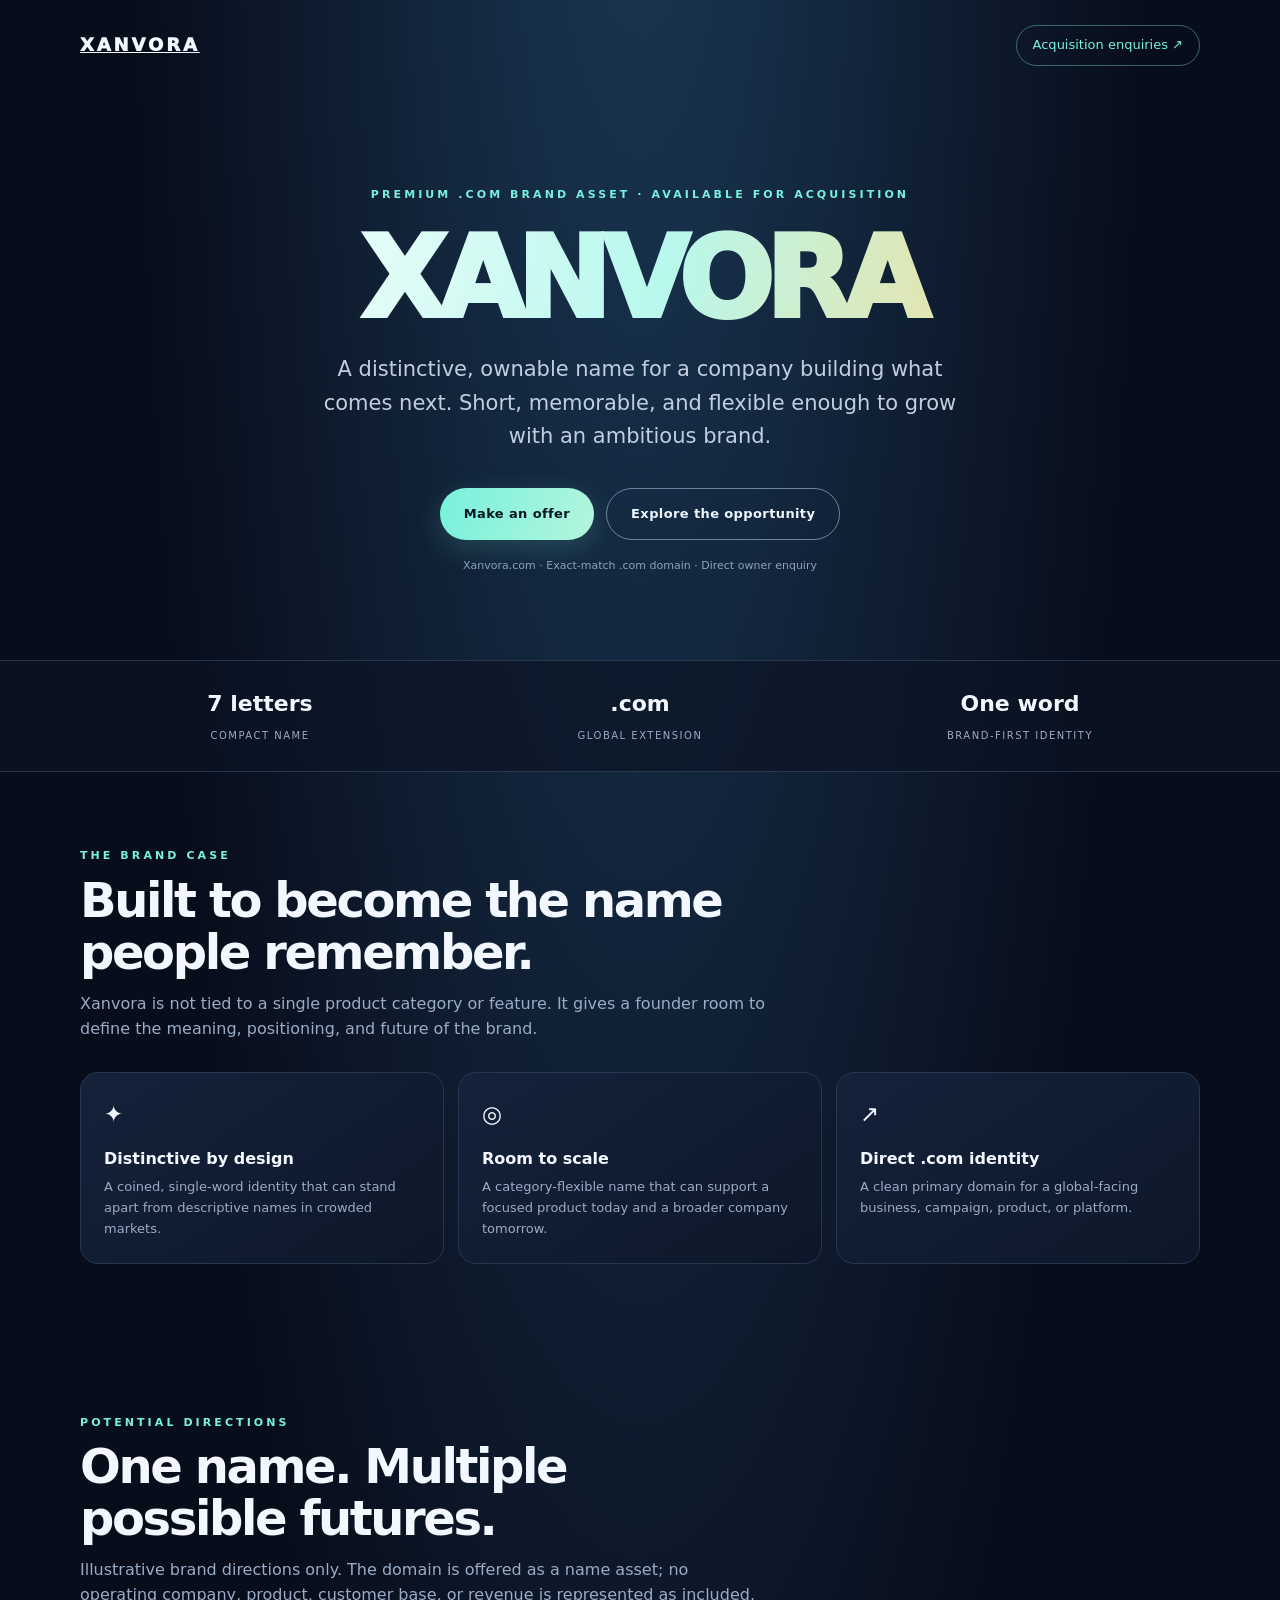
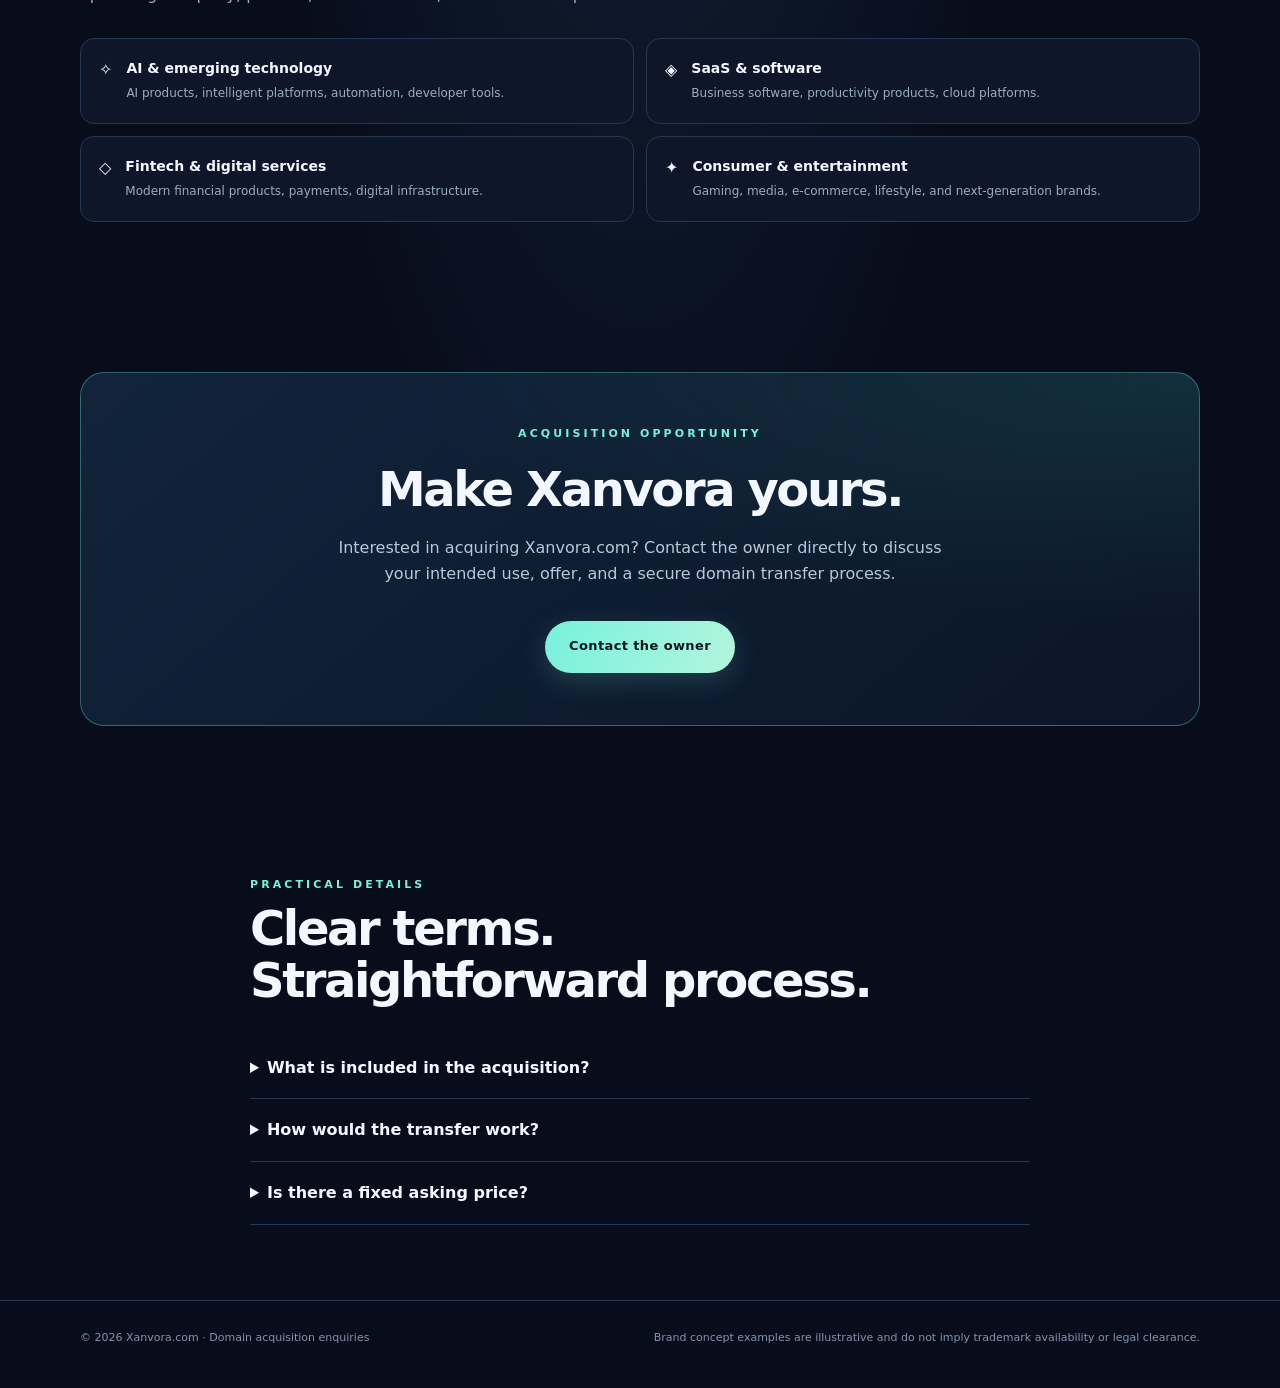
<file: acquire/index.html>
<!doctype html>
<html lang="en">
<head>
<meta charset="utf-8">
<meta name="viewport" content="width=device-width,initial-scale=1">
<meta name="theme-color" content="#080d1b">
<title>Xanvora.com — Premium Brandable Domain | Acquisition Opportunity</title>
<meta name="description" content="Acquire Xanvora.com: a distinctive, memorable .com brand name with room to grow across AI, software, fintech, gaming, and consumer technology.">
<meta name="robots" content="index,follow">
<link rel="canonical" href="https://xanvora.com/acquire/">
<meta property="og:type" content="website">
<meta property="og:title" content="Xanvora.com — A Name Built for What's Next">
<meta property="og:description" content="A distinctive .com brand asset available for acquisition. Explore the opportunity and make an offer.">
<meta property="og:url" content="https://xanvora.com/acquire/">
<meta name="twitter:card" content="summary_large_image">
<style>
:root{color-scheme:dark;--bg:#080d1b;--panel:#101a2d;--line:#263752;--muted:#9aacc5;--text:#f3f7ff;--cyan:#77f1dc;--gold:#ffd98b}
*{box-sizing:border-box}html{scroll-behavior:smooth}body{margin:0;background:radial-gradient(ellipse at 50% -15%,#1b3a57 0%,var(--bg) 56%);color:var(--text);font:16px/1.6 Inter,ui-sans-serif,system-ui,-apple-system,Segoe UI,sans-serif}
a{color:inherit}.wrap{width:min(1120px,calc(100% - 40px));margin:auto}.nav{display:flex;align-items:center;justify-content:space-between;padding:25px 0}.wordmark{font-weight:950;letter-spacing:.16em;font-size:18px}.nav a:last-child{font-size:13px;text-decoration:none;color:var(--cyan);border:1px solid #77f1dc66;border-radius:999px;padding:9px 16px}
.hero{padding:95px 0 85px;text-align:center}.eyebrow{color:var(--cyan);font-size:11px;font-weight:850;letter-spacing:.28em;text-transform:uppercase}.hero h1{font-size:clamp(54px,10vw,112px);line-height:.98;letter-spacing:-.075em;margin:22px 0 18px;font-weight:950;background:linear-gradient(100deg,#fff 10%,#b8f8ed 52%,#ffd98b 92%);-webkit-background-clip:text;background-clip:text;color:transparent}.hero p{max-width:680px;margin:0 auto;color:#c1cee0;font-size:clamp(17px,2.2vw,21px)}.actions{display:flex;justify-content:center;gap:12px;flex-wrap:wrap;margin-top:34px}.btn{display:inline-flex;align-items:center;justify-content:center;min-height:52px;padding:0 24px;border-radius:999px;text-decoration:none;font-weight:850;font-size:13px;letter-spacing:.03em}.primary{background:linear-gradient(110deg,var(--cyan),#b4f5dc);color:#071722;box-shadow:0 8px 28px #77f1dc2c}.secondary{border:1px solid #6d829f;color:#edf5ff}.micro{margin-top:17px!important;font-size:11px!important;color:#8ea1ba!important}
.band{border-top:1px solid #263752;border-bottom:1px solid #263752;background:#0b1425aa}.stats{display:grid;grid-template-columns:repeat(3,1fr);gap:20px;padding:25px 0;text-align:center}.stats strong{display:block;font-size:22px}.stats span{font-size:10px;color:var(--muted);letter-spacing:.15em;text-transform:uppercase}
section.content{padding:75px 0}.section-head{max-width:690px;margin-bottom:30px}.section-head h2{font-size:clamp(30px,5vw,48px);letter-spacing:-.05em;line-height:1.08;margin:10px 0 12px}.section-head p{color:var(--muted);margin:0}.grid{display:grid;grid-template-columns:repeat(3,1fr);gap:14px}.card{padding:23px;border:1px solid var(--line);border-radius:18px;background:linear-gradient(145deg,#14223a,#0d1729)}.card .icon{font-size:23px}.card h3{font-size:16px;margin:13px 0 6px}.card p{font-size:13px;color:var(--muted);margin:0}
.usecases{display:grid;grid-template-columns:repeat(2,1fr);gap:12px}.usecase{display:flex;gap:14px;align-items:flex-start;padding:18px;border:1px solid var(--line);border-radius:14px;background:#0d1729}.usecase b{display:block;font-size:14px}.usecase span{font-size:12px;color:var(--muted)}
.callout{padding:clamp(28px,5vw,52px);border:1px solid #77f1dc55;border-radius:24px;background:radial-gradient(ellipse at 100% 0%,#1e5a5b55,transparent 50%),linear-gradient(140deg,#12243b,#0b1527);text-align:center}.callout h2{font-size:clamp(30px,5vw,48px);letter-spacing:-.05em;margin:8px 0}.callout p{color:#b8c8db;max-width:610px;margin:0 auto}
.faq{max-width:780px}.faq details{padding:18px 0;border-bottom:1px solid var(--line)}.faq summary{cursor:pointer;font-weight:800}.faq p{color:var(--muted);font-size:13px;margin:10px 0 0}
footer{padding:28px 0 42px;border-top:1px solid var(--line);color:#8194ad;font-size:11px}footer .foot{display:flex;justify-content:space-between;gap:20px;flex-wrap:wrap}
@media(max-width:760px){.hero{padding:65px 0}.stats{gap:8px}.stats strong{font-size:18px}.stats span{font-size:8px}.grid{grid-template-columns:1fr}.usecases{grid-template-columns:1fr}section.content{padding:55px 0}}
</style>
</head>
<body>
<header class="wrap nav"><a class="wordmark" href="https://xanvora.com/" aria-label="Xanvora home">XANVORA</a><a href="#inquire">Acquisition enquiries ↗</a></header>
<main>
<section class="wrap hero">
<div class="eyebrow">Premium .com brand asset · Available for acquisition</div>
<h1>XANVORA</h1>
<p>A distinctive, ownable name for a company building what comes next. Short, memorable, and flexible enough to grow with an ambitious brand.</p>
<div class="actions"><a class="btn primary" href="mailto:4gmxsol@gmail.com?subject=Acquisition%20enquiry%20%E2%80%94%20Xanvora.com">Make an offer</a><a class="btn secondary" href="#why-xanvora">Explore the opportunity</a></div>
<p class="micro">Xanvora.com · Exact-match .com domain · Direct owner enquiry</p>
</section>
<div class="band"><div class="wrap stats"><div><strong>7 letters</strong><span>Compact name</span></div><div><strong>.com</strong><span>Global extension</span></div><div><strong>One word</strong><span>Brand-first identity</span></div></div></div>
<section class="wrap content" id="why-xanvora">
<div class="section-head"><div class="eyebrow">The brand case</div><h2>Built to become the name people remember.</h2><p>Xanvora is not tied to a single product category or feature. It gives a founder room to define the meaning, positioning, and future of the brand.</p></div>
<div class="grid">
<article class="card"><div class="icon">✦</div><h3>Distinctive by design</h3><p>A coined, single-word identity that can stand apart from descriptive names in crowded markets.</p></article>
<article class="card"><div class="icon">◎</div><h3>Room to scale</h3><p>A category-flexible name that can support a focused product today and a broader company tomorrow.</p></article>
<article class="card"><div class="icon">↗</div><h3>Direct .com identity</h3><p>A clean primary domain for a global-facing business, campaign, product, or platform.</p></article>
</div>
</section>
<section class="wrap content">
<div class="section-head"><div class="eyebrow">Potential directions</div><h2>One name. Multiple possible futures.</h2><p>Illustrative brand directions only. The domain is offered as a name asset; no operating company, product, customer base, or revenue is represented as included.</p></div>
<div class="usecases">
<div class="usecase"><div>✧</div><div><b>AI & emerging technology</b><span>AI products, intelligent platforms, automation, developer tools.</span></div></div>
<div class="usecase"><div>◈</div><div><b>SaaS & software</b><span>Business software, productivity products, cloud platforms.</span></div></div>
<div class="usecase"><div>◇</div><div><b>Fintech & digital services</b><span>Modern financial products, payments, digital infrastructure.</span></div></div>
<div class="usecase"><div>✦</div><div><b>Consumer & entertainment</b><span>Gaming, media, e-commerce, lifestyle, and next-generation brands.</span></div></div>
</div>
</section>
<section class="wrap content" id="inquire">
<div class="callout"><div class="eyebrow">Acquisition opportunity</div><h2>Make Xanvora yours.</h2><p>Interested in acquiring Xanvora.com? Contact the owner directly to discuss your intended use, offer, and a secure domain transfer process.</p><div class="actions"><a class="btn primary" href="mailto:4gmxsol@gmail.com?subject=Acquisition%20enquiry%20%E2%80%94%20Xanvora.com&body=Hello%2C%0A%0AI%27m%20interested%20in%20acquiring%20Xanvora.com.%0A%0AName%3A%0ACompany%3A%0AOffer%3A%0AIntended%20use%3A%0A%0A">Contact the owner</a></div></div>
</section>
<section class="wrap content faq">
<div class="section-head"><div class="eyebrow">Practical details</div><h2>Clear terms. Straightforward process.</h2></div>
<details><summary>What is included in the acquisition?</summary><p>The offer concerns the Xanvora.com domain name. Any separate website content, software, accounts, trademarks, or other assets are excluded unless expressly agreed in writing.</p></details>
<details><summary>How would the transfer work?</summary><p>Transfer steps and payment terms can be agreed with the buyer. A reputable domain escrow service can be used to protect both parties.</p></details>
<details><summary>Is there a fixed asking price?</summary><p>Qualified buyers are invited to submit an offer. The owner will review proposals based on price, timing, and transaction terms.</p></details>
</section>
</main>
<footer><div class="wrap foot"><span>© <span id="year"></span> Xanvora.com · Domain acquisition enquiries</span><span>Brand concept examples are illustrative and do not imply trademark availability or legal clearance.</span></div></footer>
<script>document.getElementById('year').textContent=new Date().getFullYear()</script>
</body>
</html>
</file>
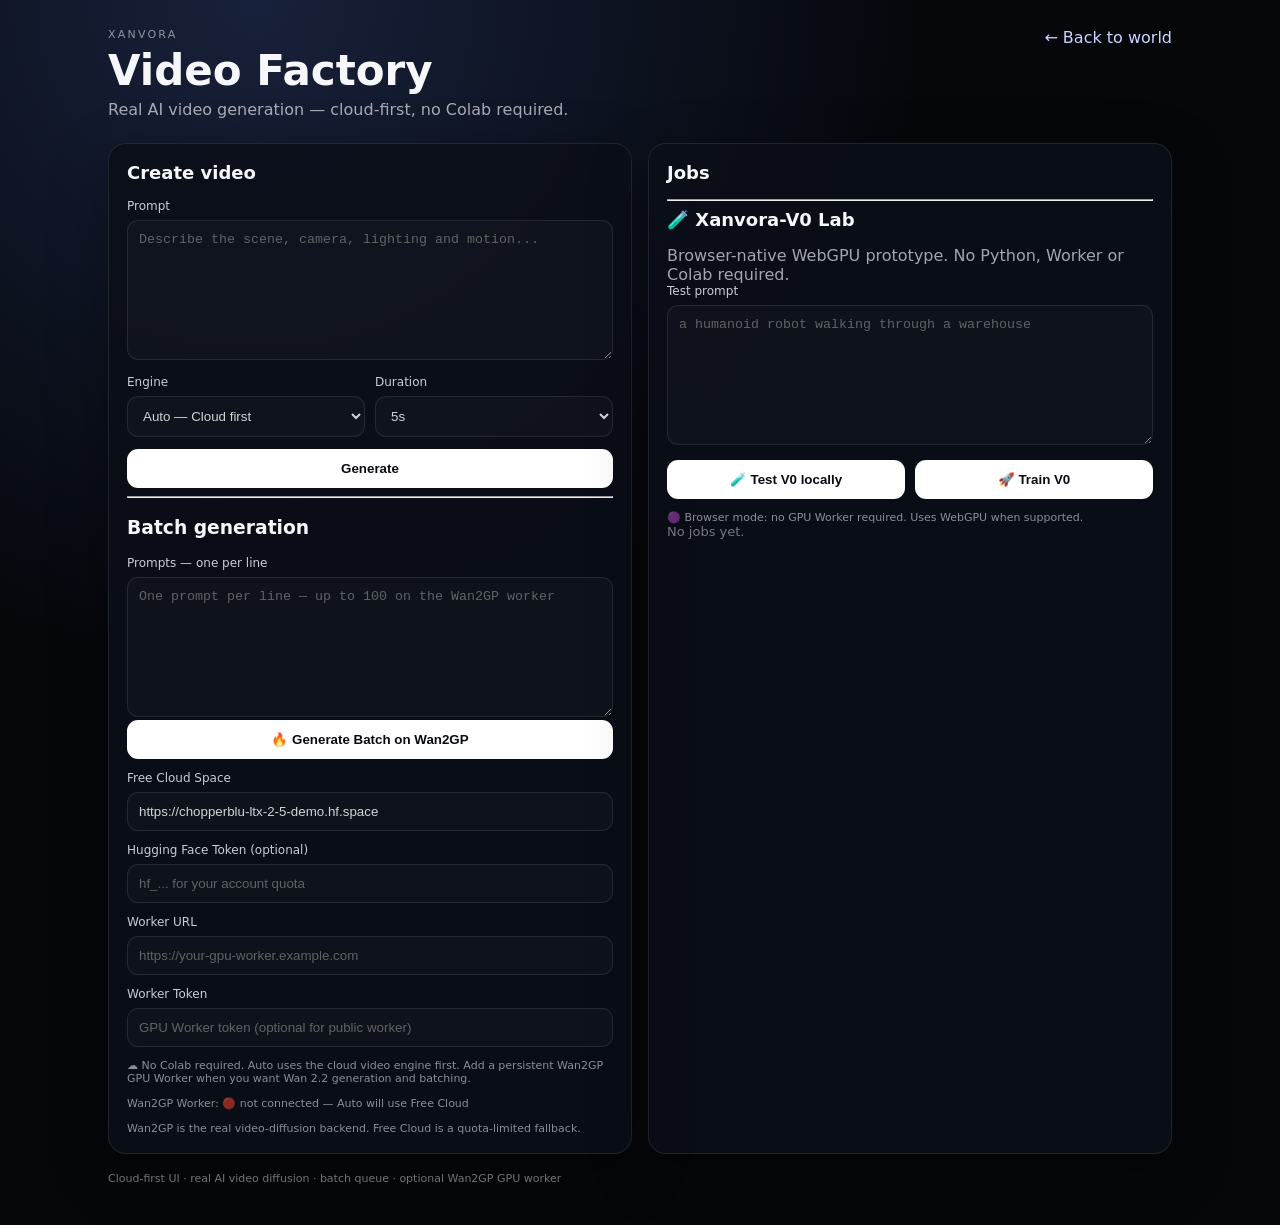
<file: video-factory/index.html>
<!doctype html>
<html lang="en"><head><meta charset="UTF-8"><meta name="viewport" content="width=device-width,initial-scale=1"><title>Xanvora Video Factory</title><link rel="stylesheet" href="./style.css"></head>
<body><main class="app"><header><div><div class="eyebrow">XANVORA</div><h1>Video Factory</h1><p>Real AI video generation — cloud-first, no Colab required.</p></div><a href="../">← Back to world</a></header>
<section class="grid"><article class="card"><h2>Create video</h2>
<label>Prompt<textarea id="prompt" rows="6" placeholder="Describe the scene, camera, lighting and motion..."></textarea></label>
<div class="row"><label>Engine<select id="engine"><option value="auto" selected>Auto — Cloud first</option><option value="free-ltx">🔥 Cloud — LTX-2.5 ZeroGPU</option><option value="ltx">LTX</option><option value="wan2gp">Wan2GP</option><option value="veed">VEED fallback</option></select></label>
<label>Duration<select id="duration"><option value="4">4s</option><option value="5" selected>5s</option><option value="8">8s</option><option value="10">10s</option></select></label></div>
<button id="generate">Generate</button>
<hr>
<h3>Batch generation</h3>
<label>Prompts — one per line<textarea id="batchPrompts" rows="5" placeholder="One prompt per line — up to 100 on the Wan2GP worker"></textarea></label>
<button id="generateBatch">🔥 Generate Batch on Wan2GP</button>
<label class="worker-field">Free Cloud Space<input id="hfSpace" type="url" placeholder="https://chopperblu-ltx-2-5-demo.hf.space"></label>
<label class="worker-field">Hugging Face Token (optional)<input id="hfToken" type="password" placeholder="hf_... for your account quota"></label>
<label class="worker-field">Worker URL<input id="workerUrl" type="url" placeholder="https://your-gpu-worker.example.com"></label>
<label class="worker-field">Worker Token<input id="workerToken" type="password" placeholder="GPU Worker token (optional for public worker)"></label>
<div class="notice">☁️ No Colab required. Auto uses the cloud video engine first. Add a persistent Wan2GP GPU Worker when you want Wan 2.2 generation and batching.</div>
<div id="workerStatus" class="notice">Wan2GP Worker: not connected</div>
<div id="notice" class="notice">Wan2GP is the real video-diffusion backend. Free Cloud is a quota-limited fallback.</div></article>
<article class="card"><h2>Jobs</h2><hr><h2>🧪 Xanvora-V0 Lab</h2><p>Browser-native WebGPU prototype. No Python, Worker or Colab required.</p><label>Test prompt<textarea id="v0Prompt" rows="3" placeholder="a humanoid robot walking through a warehouse"></textarea></label><div class="row"><button id="v0Smoke">🧪 Test V0 locally</button><button id="v0Train" disabled>🚀 Train V0</button></div><div id="v0Status" class="notice">🟣 Browser mode: no GPU Worker required. Uses WebGPU when supported.</div><div id="v0Preview"></div><div id="jobs" class="jobs"><div class="empty">No jobs yet.</div></div></article></section>
<footer>Cloud-first UI · real AI video diffusion · batch queue · optional Wan2GP GPU worker</footer></main>
<script>window.XANVORA_VIDEO_API_URL="";</script><script type="module" src="./app.js?v=20260928-1"></script></body></html>
</file>
<file: video-factory/style.css>
:root{font-family:Inter,system-ui,sans-serif;color:#f6f7fb;background:#05070b}*{box-sizing:border-box}body{margin:0;min-height:100vh;background:radial-gradient(circle at 20% 0%,#18213b 0,#05070b 42%)}.app{max-width:1100px;margin:auto;padding:28px 18px 40px}header{display:flex;justify-content:space-between;gap:20px;align-items:flex-start;margin-bottom:24px}header a{color:#cbd5ff;text-decoration:none}.eyebrow{font-size:11px;letter-spacing:.2em;opacity:.55}h1{margin:5px 0;font-size:42px}h2{margin:0 0 16px;font-size:18px}p{margin:0;opacity:.65}.grid{display:grid;grid-template-columns:1fr 1fr;gap:16px}.card{padding:18px;border:1px solid #ffffff18;border-radius:18px;background:#0b0f18d9;box-shadow:0 18px 60px #0005}label{display:block;font-size:12px;opacity:.82}textarea,select,input{width:100%;margin-top:7px;border:1px solid #ffffff1c;border-radius:11px;background:#ffffff08;color:#fff;padding:11px;outline:none}textarea{resize:vertical;min-height:140px}.row{display:grid;grid-template-columns:1fr 1fr;gap:10px;margin:12px 0}button{width:100%;border:0;border-radius:11px;padding:12px;background:#fff;color:#080b12;font-weight:800;cursor:pointer}.free-gpu{display:block;margin-top:10px;text-align:center;padding:11px;border-radius:11px;border:1px solid #ffffff20;color:#fff;text-decoration:none;background:#ffffff08;font-weight:700}.worker-field{margin-top:12px}.notice{margin-top:12px;font-size:11px;opacity:.55}.jobs{display:grid;gap:10px}.job{padding:12px;border-radius:12px;background:#ffffff08;border:1px solid #ffffff12}.job b{display:block;margin-bottom:5px}.meta{font-size:11px;opacity:.58}.empty{opacity:.45;font-size:13px}footer{margin-top:18px;font-size:11px;opacity:.45}@media(max-width:760px){.grid{grid-template-columns:1fr}header{flex-direction:column}h1{font-size:34px}}
</file>
